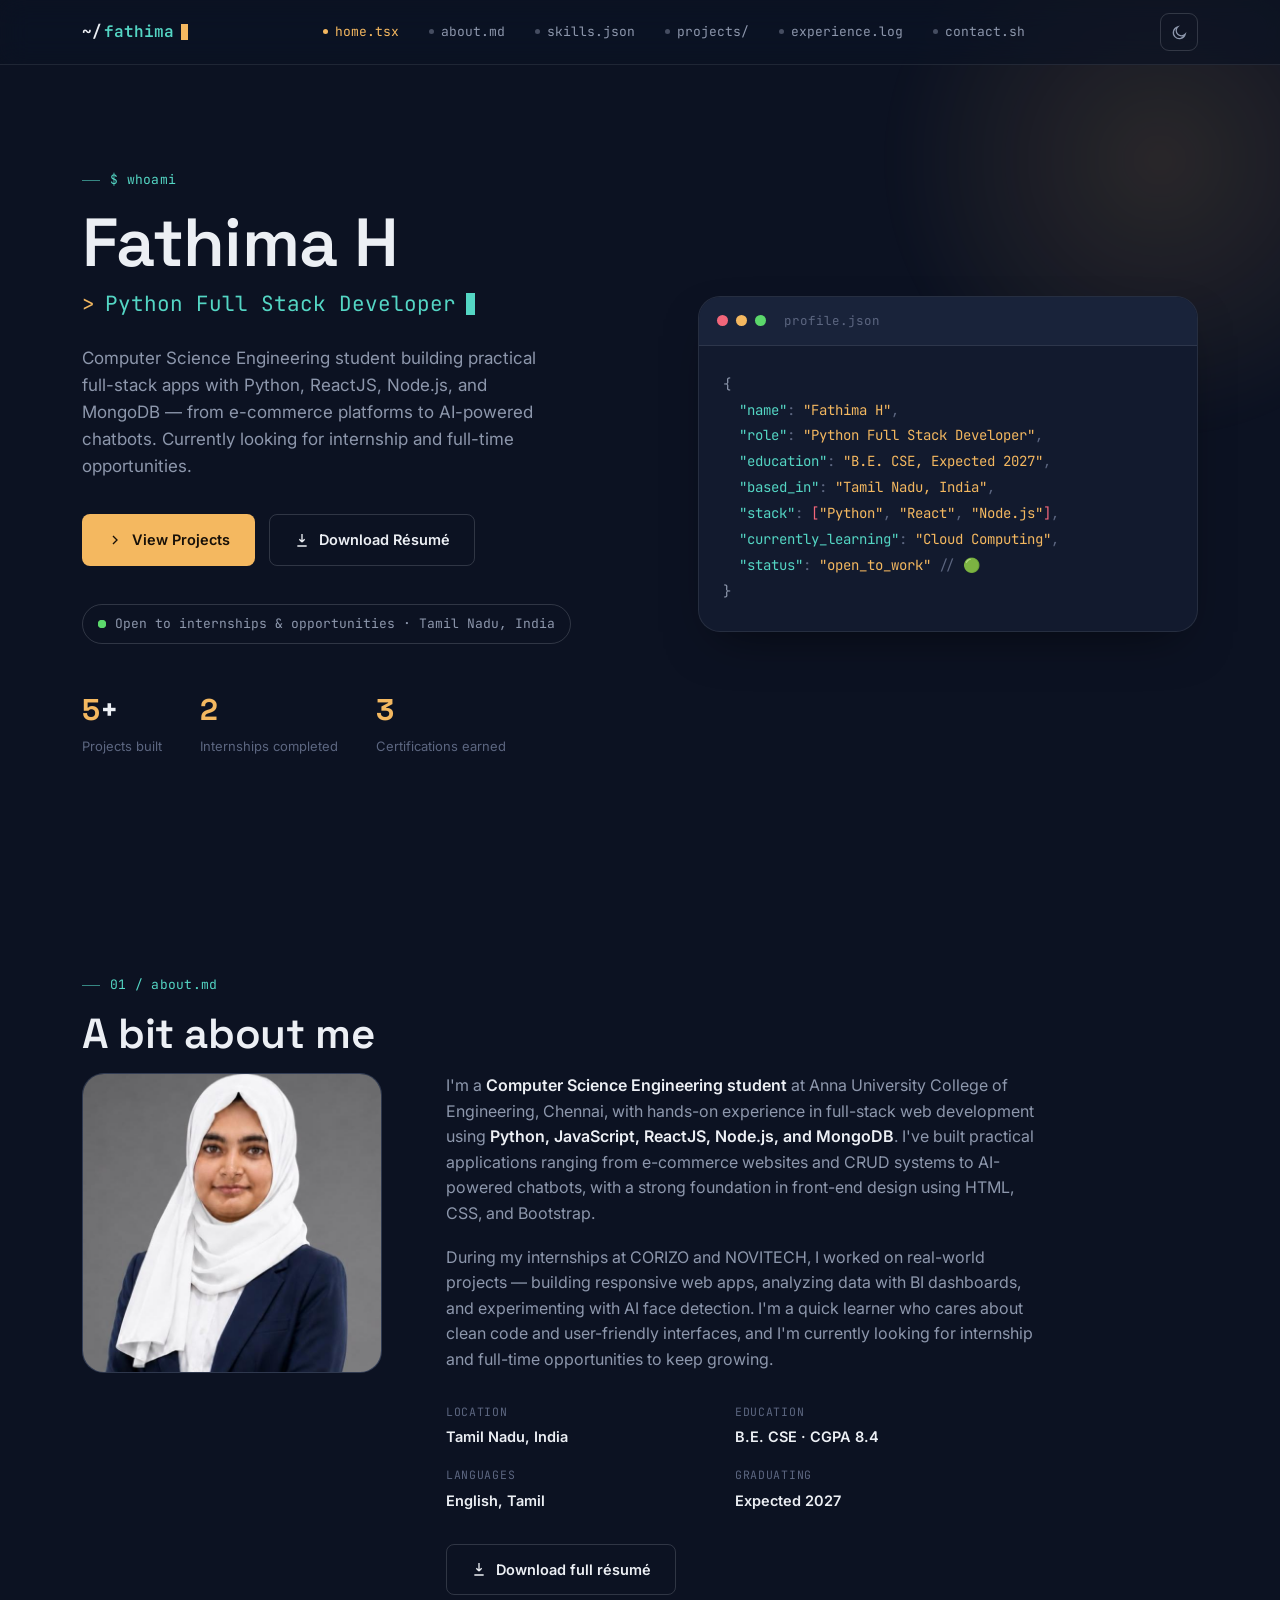
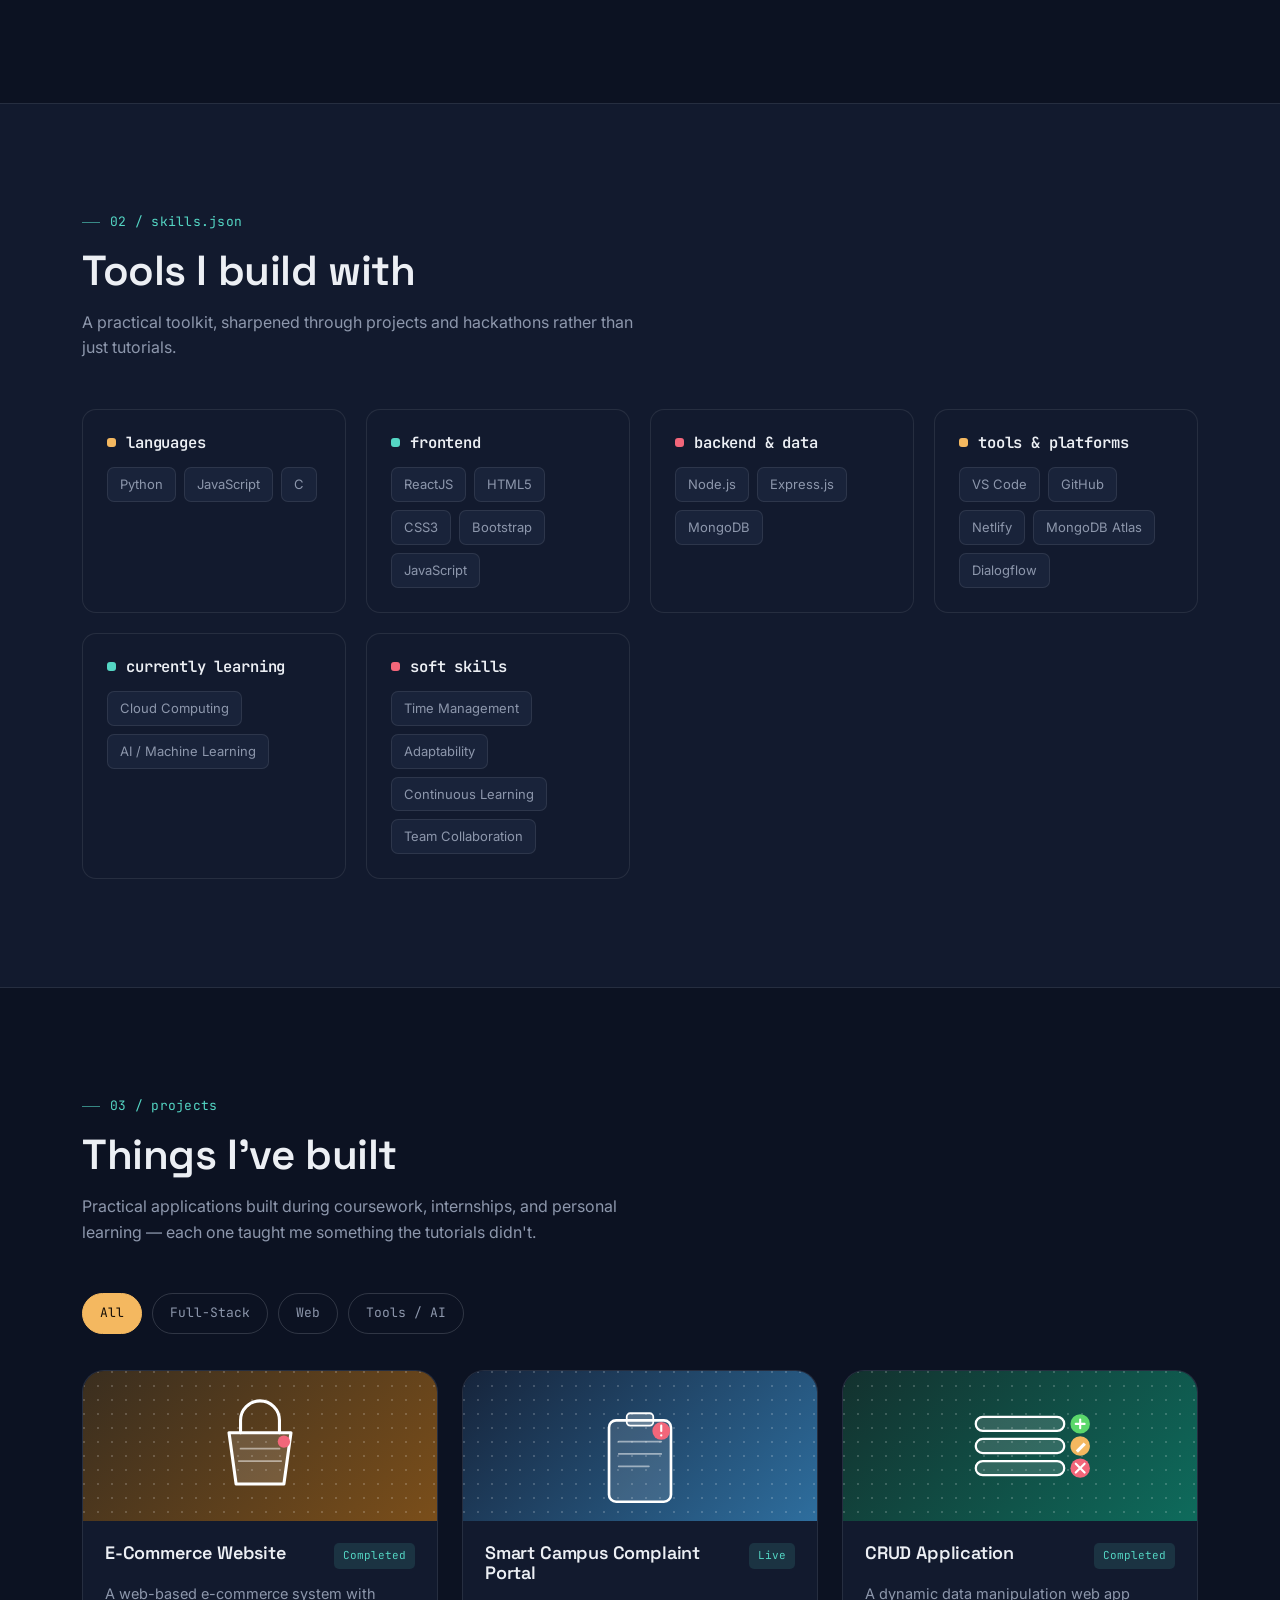
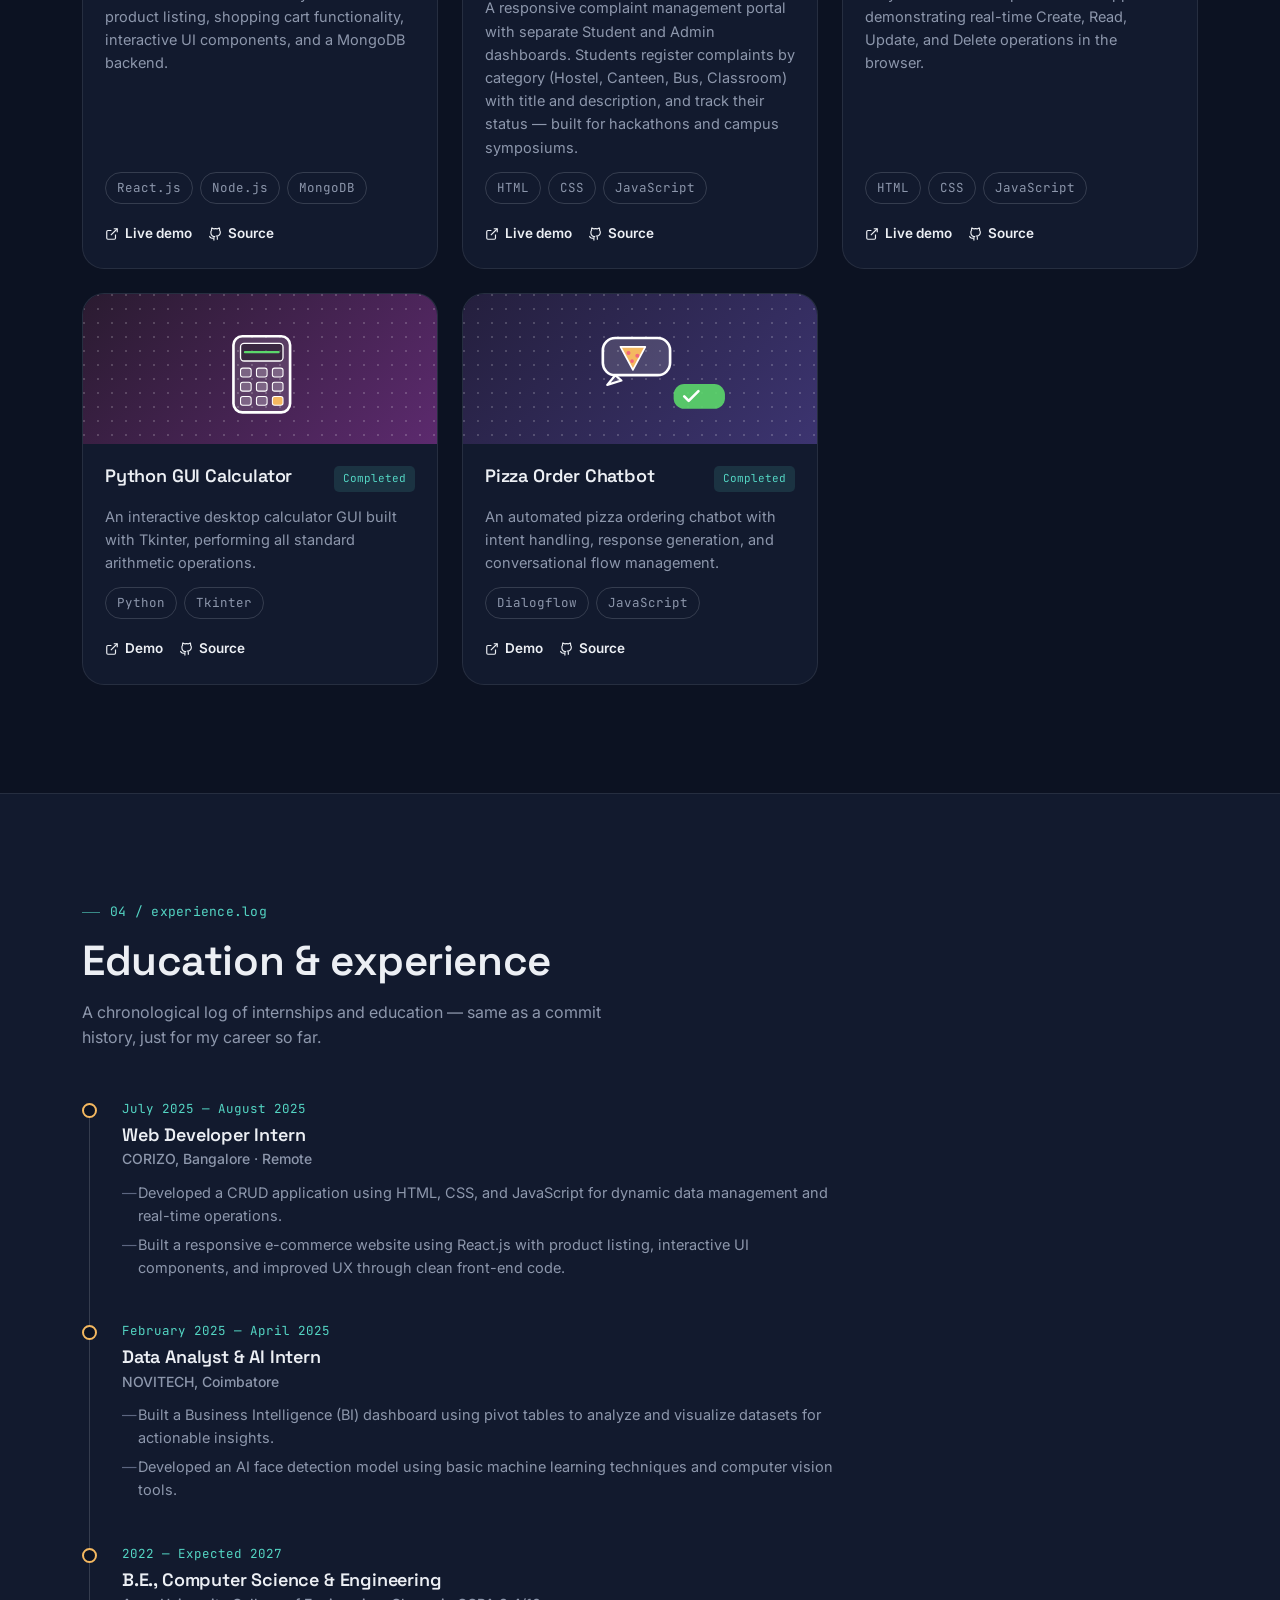
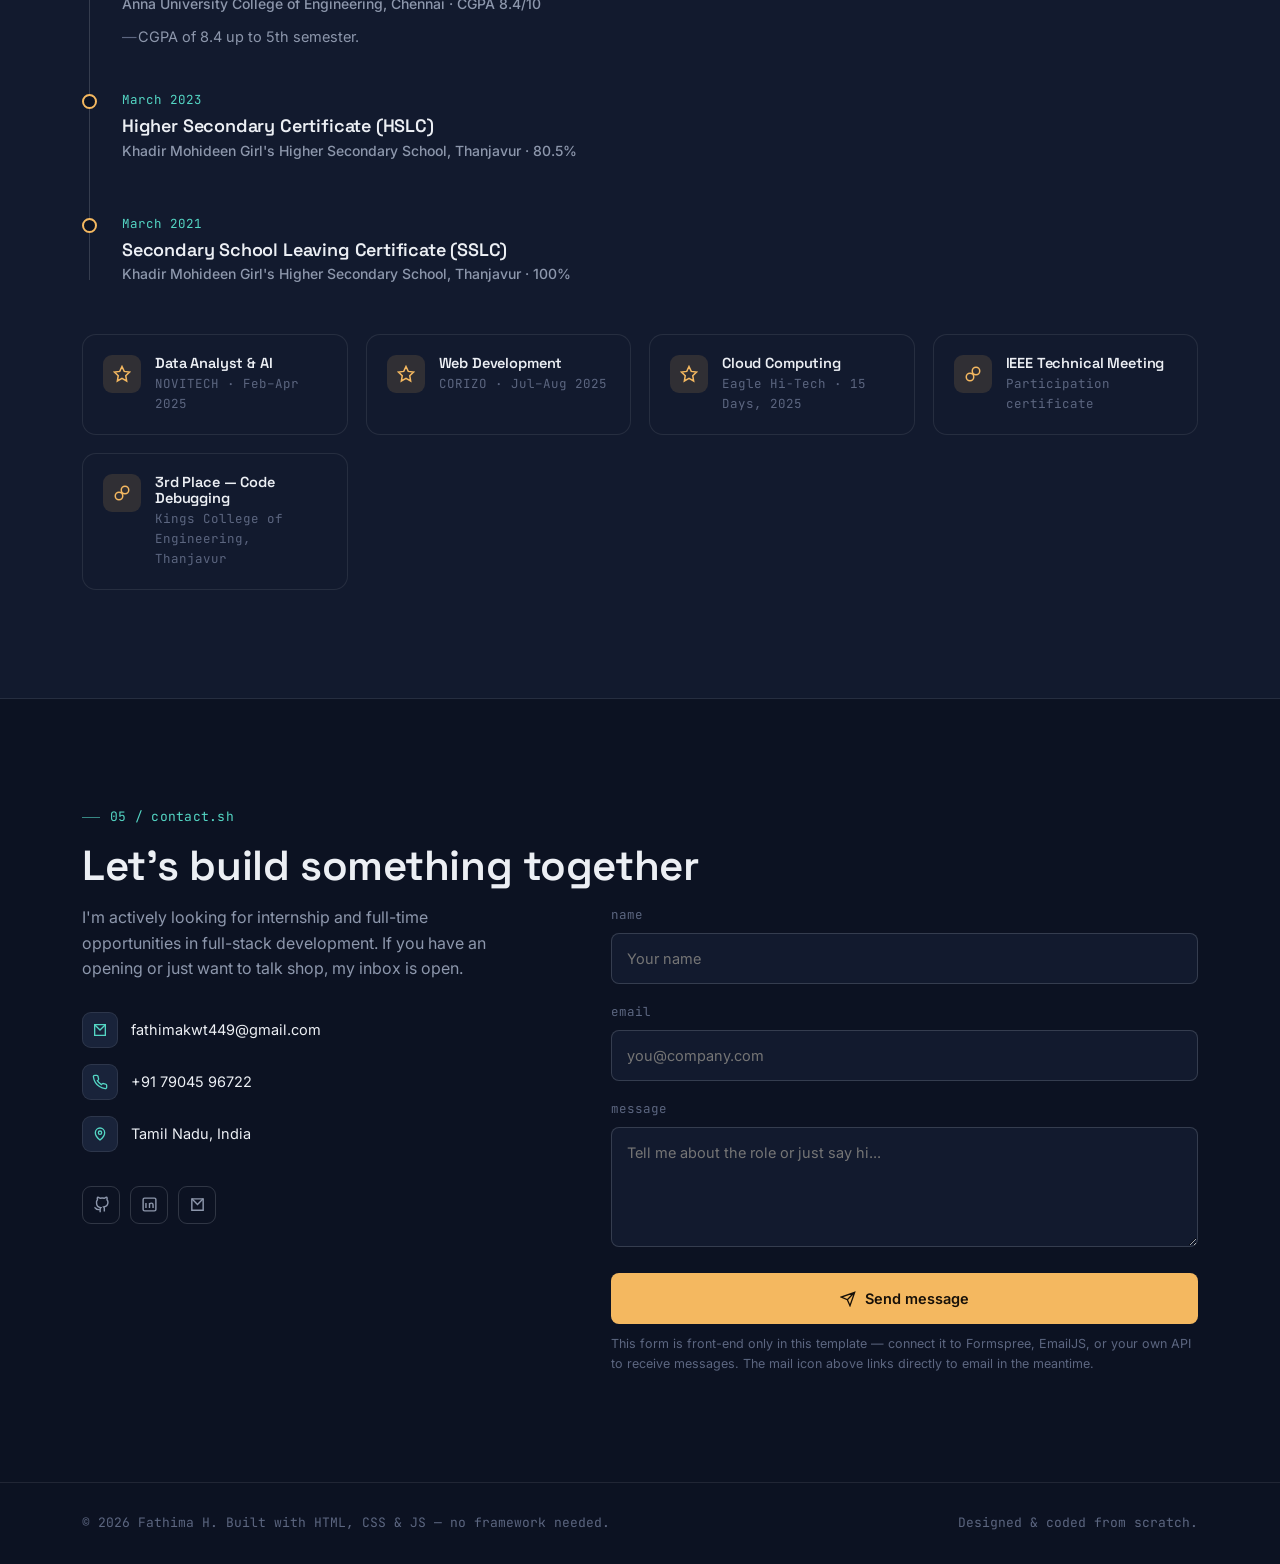
<file: index.html>
<!doctype html>
<html lang="en">
  <head>
    <meta charset="utf-8">
    <meta name="viewport" content="width=device-width, initial-scale=1">
    <title>Redirecting…</title>
    <meta http-equiv="refresh" content="0; url=./port.html">
  </head>
  <body>
    <p>Redirecting to <a href="./port.html">portfolio</a>. If you are not redirected automatically, click the link.</p>
    <script>location.replace('./port.html');</script>
  </body>
</html>
</file>
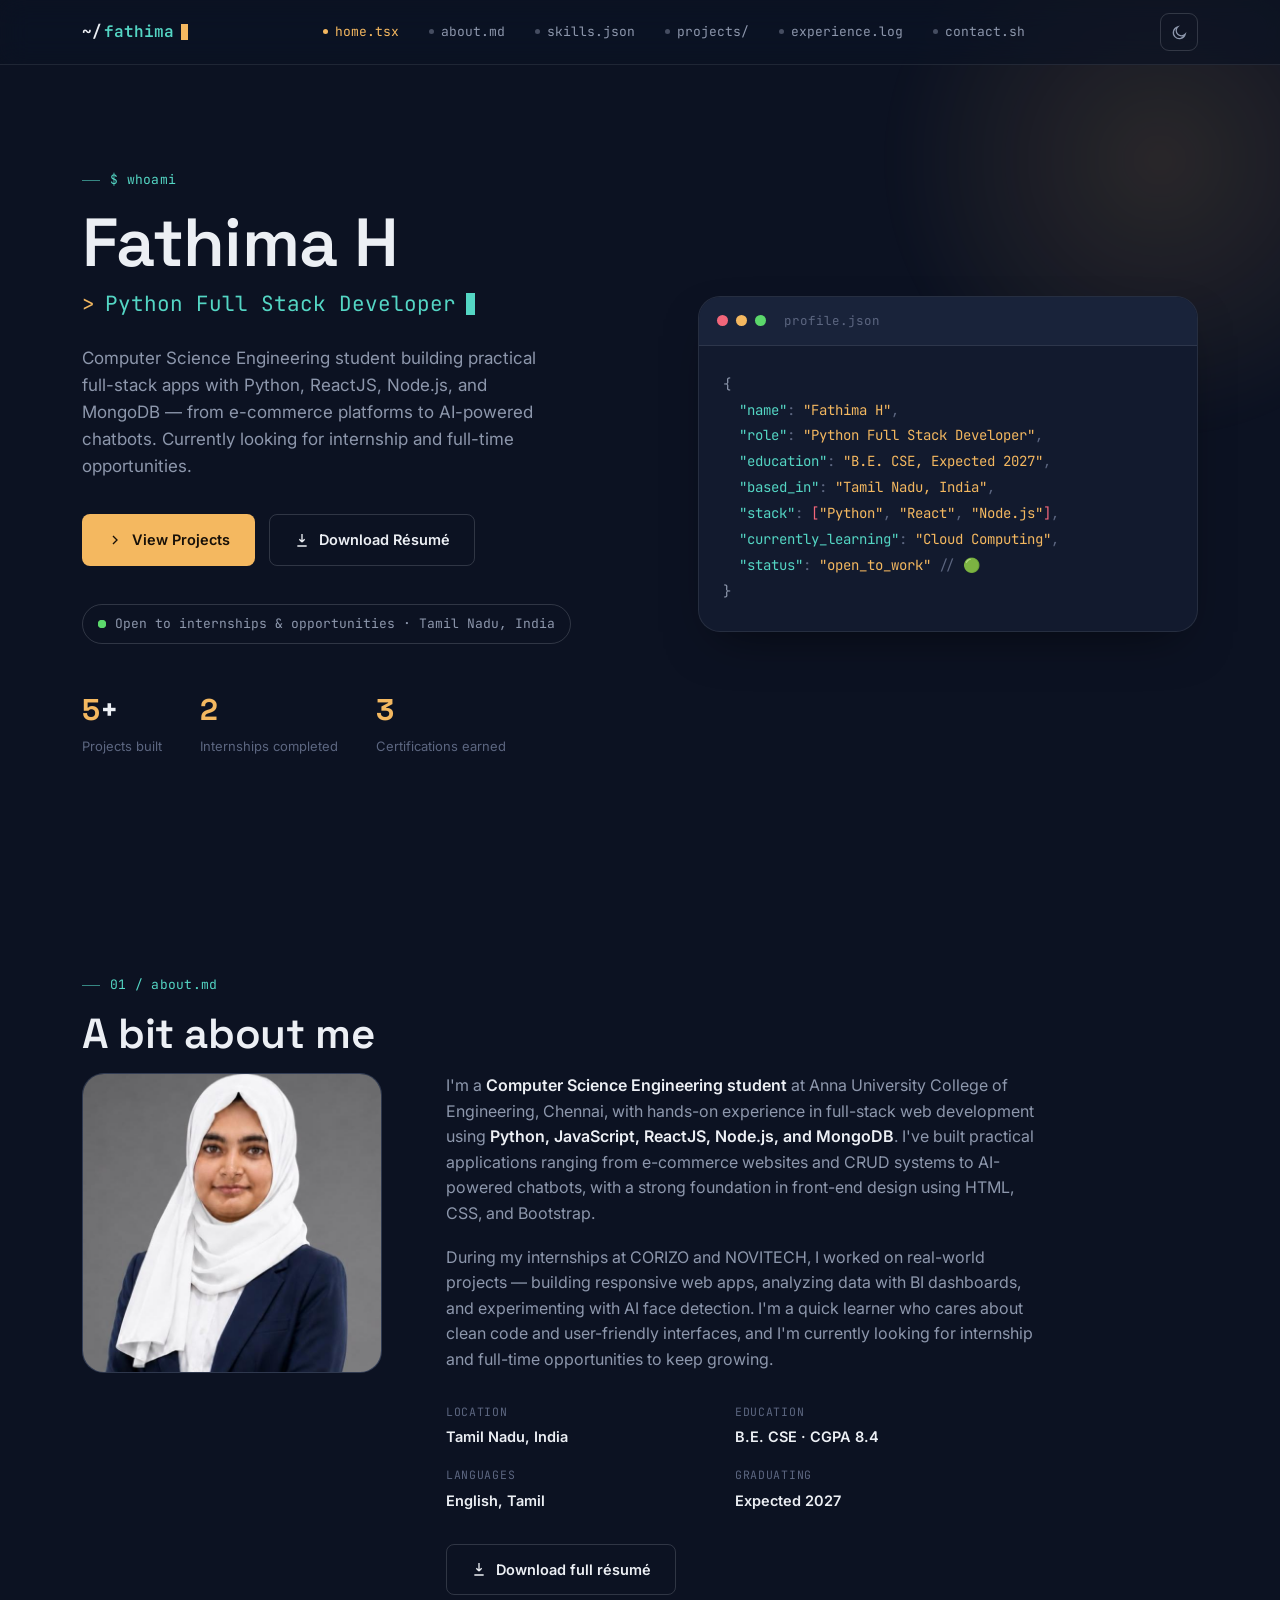
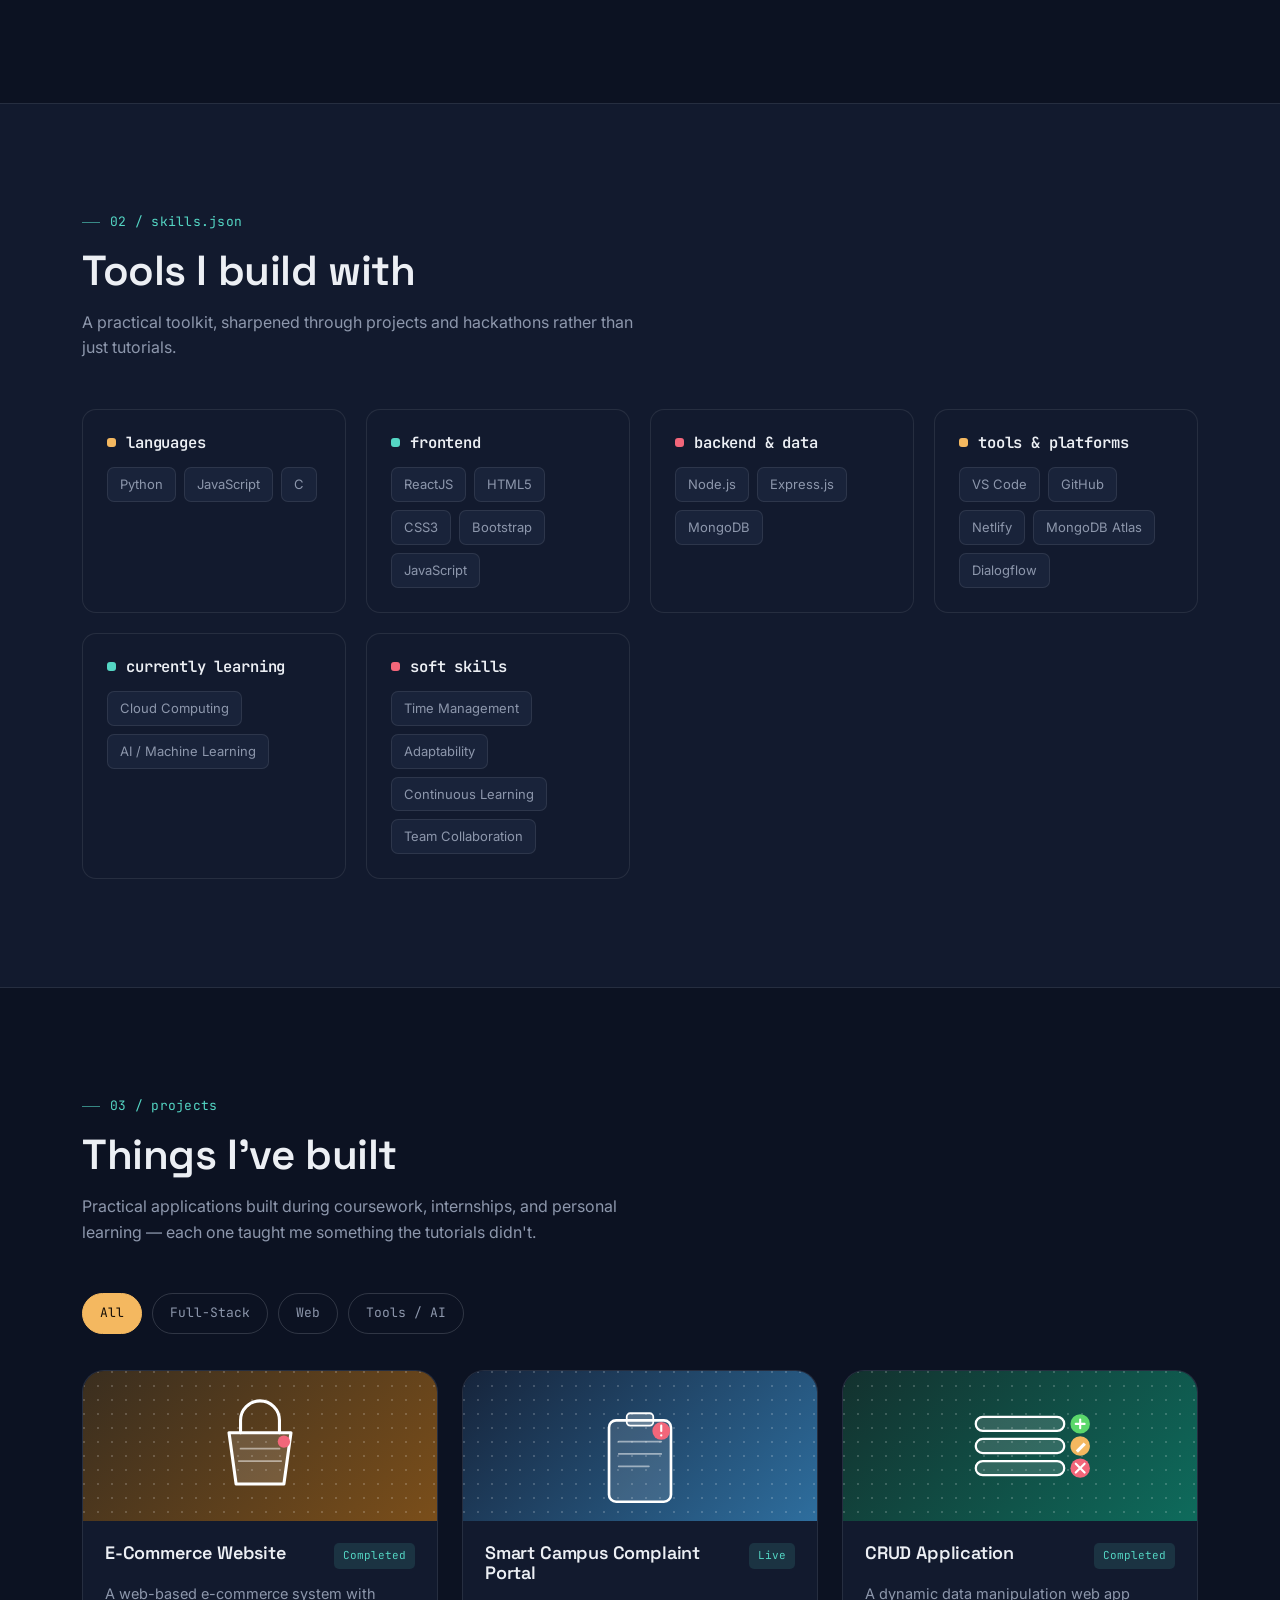
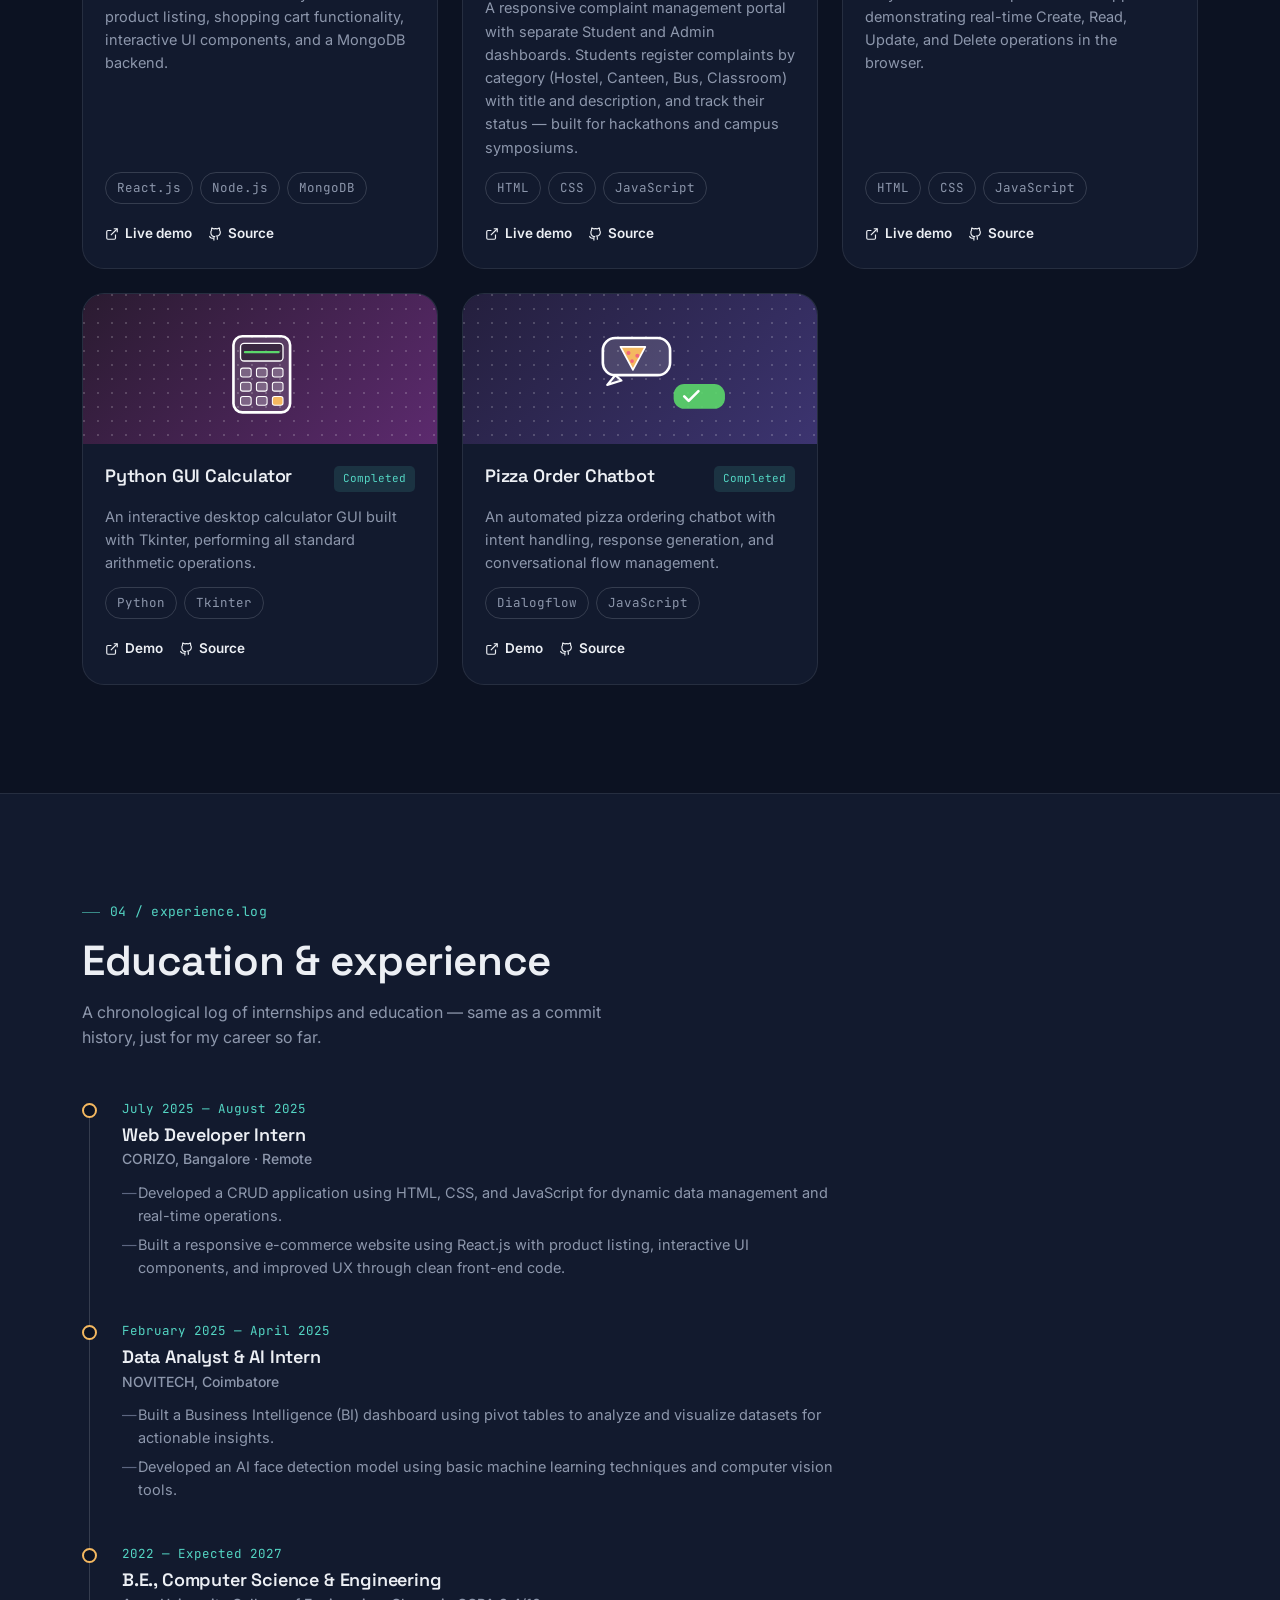
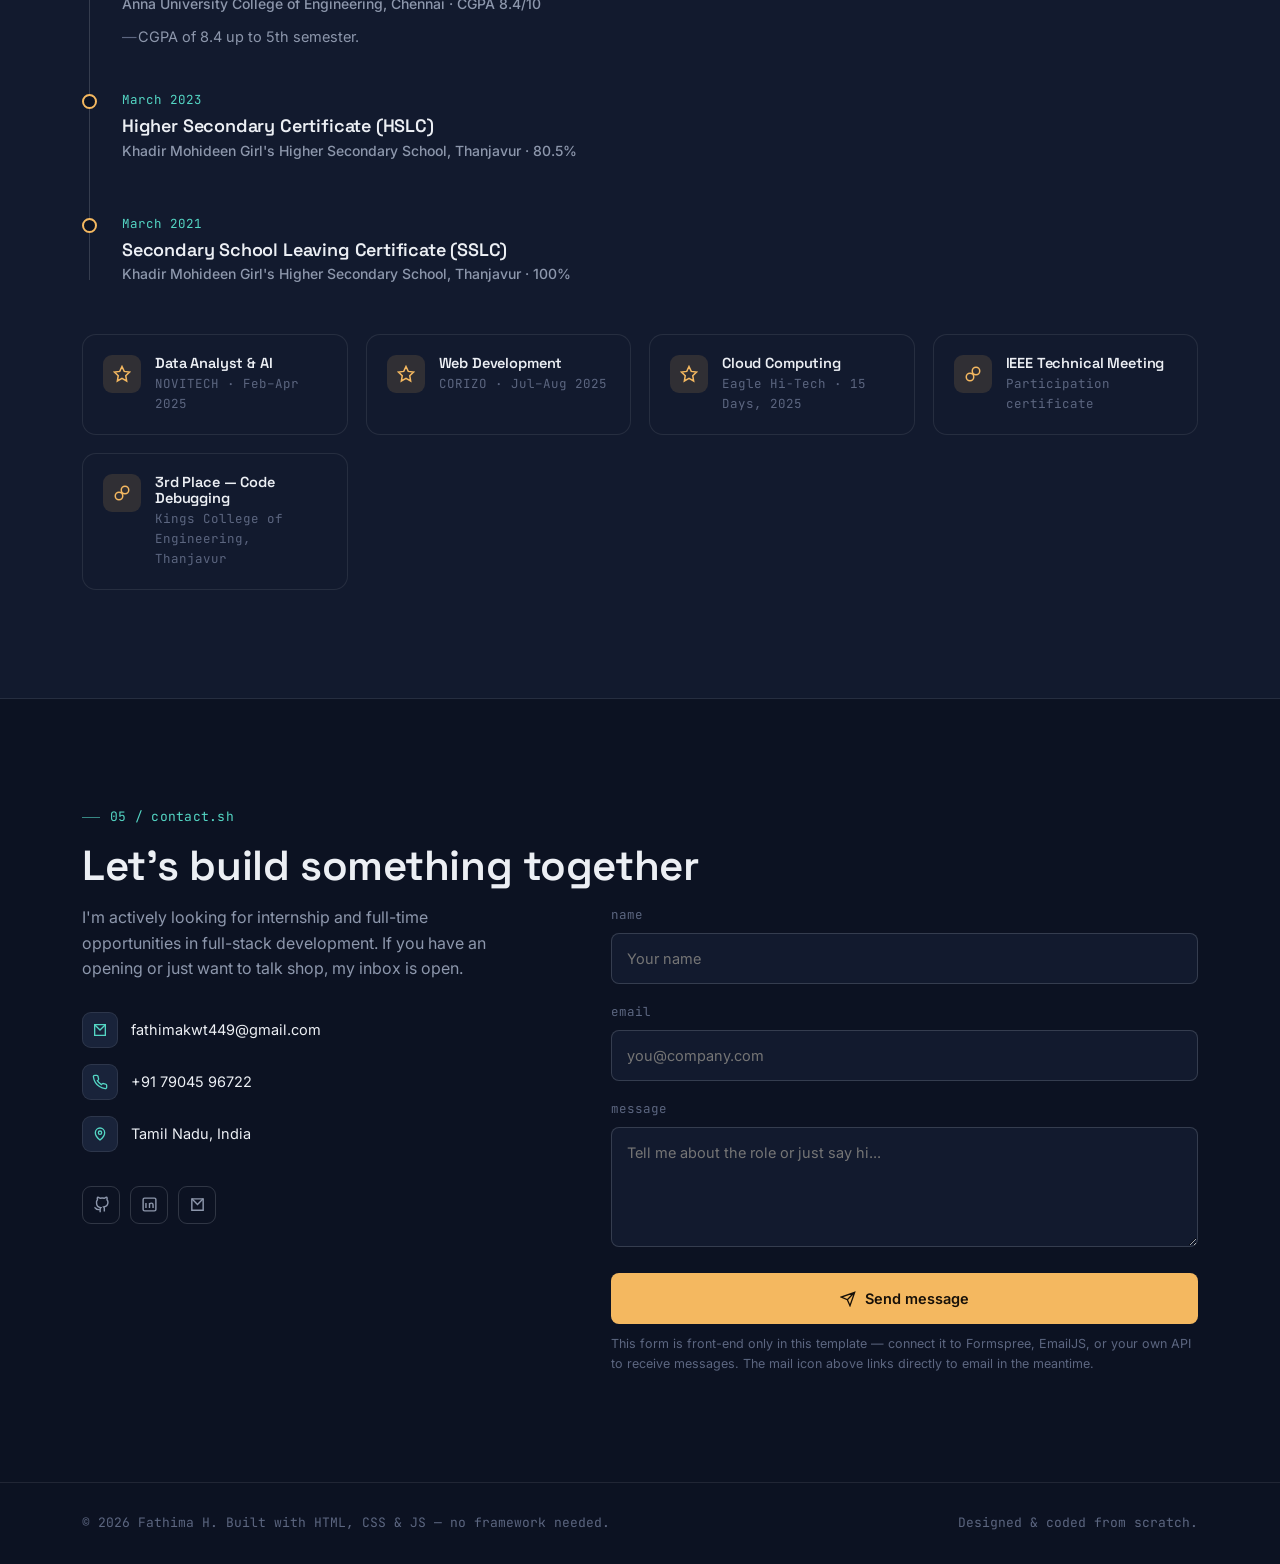
<file: port.html>
<!DOCTYPE html>
<html lang="en">
<head>
<meta charset="UTF-8">
<meta name="viewport" content="width=device-width, initial-scale=1.0">
<title>Fathima H — Python Full Stack Developer</title>
<meta name="description" content="Portfolio of Fathima H, a Python full stack developer building practical web apps with React, Node.js and MongoDB. Projects, skills, and contact.">
<meta name="theme-color" content="#0C1222">
<link rel="preconnect" href="https://fonts.googleapis.com">
<link rel="preconnect" href="https://fonts.gstatic.com" crossorigin>
<link href="https://fonts.googleapis.com/css2?family=Space+Grotesk:wght@500;600;700&family=Inter:wght@400;500;600;700;800&family=JetBrains+Mono:wght@400;500;600&display=swap" rel="stylesheet">
<link rel="stylesheet" href="style.css">
</head>
<body>

<!-- ============================= NAV ============================= -->
<nav class="nav">
  <div class="nav-inner">
    <a href="#home" class="logo">~/<span class="tagchar">fathima</span><span class="cursor"></span></a>
    <div class="nav-links" id="navLinks">
      <a href="#home" class="nav-link" data-link><span class="dot"></span>home.tsx</a>
      <a href="#about" class="nav-link" data-link><span class="dot"></span>about.md</a>
      <a href="#skills" class="nav-link" data-link><span class="dot"></span>skills.json</a>
      <a href="#projects" class="nav-link" data-link><span class="dot"></span>projects/</a>
      <a href="#experience" class="nav-link" data-link><span class="dot"></span>experience.log</a>
      <a href="#contact" class="nav-link" data-link><span class="dot"></span>contact.sh</a>
    </div>
    <div class="nav-actions">
      <button class="icon-btn" id="themeToggle" aria-label="Toggle theme">
        <svg id="themeIcon-moon" viewBox="0 0 24 24" fill="none" stroke="currentColor" stroke-width="1.8"><path d="M20 14.5A8.5 8.5 0 1 1 9.5 4a6.8 6.8 0 0 0 10.5 10.5Z"/></svg>
        <svg id="themeIcon-sun" viewBox="0 0 24 24" fill="none" stroke="currentColor" stroke-width="1.8"><circle cx="12" cy="12" r="4.2"/><path d="M12 2.5v2.4M12 19.1v2.4M4.6 4.6l1.7 1.7M17.7 17.7l1.7 1.7M2.5 12h2.4M19.1 12h2.4M4.6 19.4l1.7-1.7M17.7 6.3l1.7-1.7"/></svg>
      </button>
      <button class="icon-btn menu-toggle" id="menuToggle" aria-label="Open menu">
        <svg viewBox="0 0 24 24" fill="none" stroke="currentColor" stroke-width="1.8"><path d="M3 6h18M3 12h18M3 18h18"/></svg>
      </button>
    </div>
  </div>
  <div class="mobile-menu" id="mobileMenu">
    <a href="#home" class="nav-link" data-link data-mobile>home.tsx</a>
    <a href="#about" class="nav-link" data-link data-mobile>about.md</a>
    <a href="#skills" class="nav-link" data-link data-mobile>skills.json</a>
    <a href="#projects" class="nav-link" data-link data-mobile>projects/</a>
    <a href="#experience" class="nav-link" data-link data-mobile>experience.log</a>
    <a href="#contact" class="nav-link" data-link data-mobile>contact.sh</a>
  </div>
</nav>

<!-- ============================= HERO ============================= -->
<header id="home" class="hero">
  <div class="wrap hero-grid">
    <div>
      <div class="eyebrow">$ whoami</div>
      <h1 class="hero-name">Fathima H</h1>
      <div class="hero-role"><span class="prompt">&gt;</span> <span id="typedRole">Python Full Stack Developer</span><span class="typed-cursor"></span></div>
      <p class="hero-desc">Computer Science Engineering student building practical full-stack apps with Python, ReactJS, Node.js, and MongoDB — from e-commerce platforms to AI-powered chatbots. Currently looking for internship and full-time opportunities.</p>
      <div class="hero-cta">
        <a href="#projects" class="btn btn-primary">
          <svg viewBox="0 0 24 24" fill="none" stroke="currentColor" stroke-width="2"><path d="M9 18l6-6-6-6"/></svg>
          View Projects
        </a>
        <a href="Fathima_H_PYTHON_FULLSTACK_DEVELOPER_Resume.pdf" download class="btn btn-ghost">
          <svg viewBox="0 0 24 24" fill="none" stroke="currentColor" stroke-width="2"><path d="M12 3v12m0 0l-4-4m4 4l4-4M5 21h14"/></svg>
          Download Résumé
        </a>
      </div>
      <div class="status-badge"><span class="pulse"></span> Open to internships &amp; opportunities &middot; Tamil Nadu, India</div>
      <div class="hero-stats">
        <div class="stat"><div class="num"><span class="accent">5</span>+</div><div class="label">Projects built</div></div>
        <div class="stat"><div class="num"><span class="accent">2</span></div><div class="label">Internships completed</div></div>
        <div class="stat"><div class="num"><span class="accent">3</span></div><div class="label">Certifications earned</div></div>
      </div>
    </div>

    <div class="code-card reveal">
      <div class="code-card-bar">
        <span class="dot"></span><span class="dot"></span><span class="dot"></span>
        <span class="filename">profile.json</span>
      </div>
      <div class="code-card-body">
<span class="brace">{</span><br>
&nbsp;&nbsp;<span class="key">"name"</span><span class="punc">:</span> <span class="str">"Fathima H"</span><span class="punc">,</span><br>
&nbsp;&nbsp;<span class="key">"role"</span><span class="punc">:</span> <span class="str">"Python Full Stack Developer"</span><span class="punc">,</span><br>
&nbsp;&nbsp;<span class="key">"education"</span><span class="punc">:</span> <span class="str">"B.E. CSE, Expected 2027"</span><span class="punc">,</span><br>
&nbsp;&nbsp;<span class="key">"based_in"</span><span class="punc">:</span> <span class="str">"Tamil Nadu, India"</span><span class="punc">,</span><br>
&nbsp;&nbsp;<span class="key">"stack"</span><span class="punc">:</span> <span class="arr">[</span><span class="str">"Python"</span><span class="punc">,</span> <span class="str">"React"</span><span class="punc">,</span> <span class="str">"Node.js"</span><span class="arr">]</span><span class="punc">,</span><br>
&nbsp;&nbsp;<span class="key">"currently_learning"</span><span class="punc">:</span> <span class="str">"Cloud Computing"</span><span class="punc">,</span><br>
&nbsp;&nbsp;<span class="key">"status"</span><span class="punc">:</span> <span class="str">"open_to_work"</span> <span class="punc">// 🟢</span><br>
<span class="brace">}</span>
      </div>
    </div>
  </div>
</header>

<!-- ============================= ABOUT ============================= -->
<section id="about">
  <div class="wrap">
    <div class="eyebrow">01 / about.md</div>
    <h2 class="section-title reveal">A bit about me</h2>
    <div class="about-grid">
      <div class="avatar reveal"><img src="[data-uri]" alt="Fathima H, Python Full Stack Developer"></div>
      <div class="about-text reveal">
        <p>I'm a <strong>Computer Science Engineering student</strong> at Anna University College of Engineering, Chennai, with hands-on experience in full-stack web development using <strong>Python, JavaScript, ReactJS, Node.js, and MongoDB</strong>. I've built practical applications ranging from e-commerce websites and CRUD systems to AI-powered chatbots, with a strong foundation in front-end design using HTML, CSS, and Bootstrap.</p>
        <p>During my internships at CORIZO and NOVITECH, I worked on real-world projects — building responsive web apps, analyzing data with BI dashboards, and experimenting with AI face detection. I'm a quick learner who cares about clean code and user-friendly interfaces, and I'm currently looking for internship and full-time opportunities to keep growing.</p>
        <div class="facts">
          <div><div class="fact-label">Location</div><div class="fact-value">Tamil Nadu, India</div></div>
          <div><div class="fact-label">Education</div><div class="fact-value">B.E. CSE &middot; CGPA 8.4</div></div>
          <div><div class="fact-label">Languages</div><div class="fact-value">English, Tamil</div></div>
          <div><div class="fact-label">Graduating</div><div class="fact-value">Expected 2027</div></div>
        </div>
        <a href="Fathima_H_PYTHON_FULLSTACK_DEVELOPER_Resume.pdf" download class="btn btn-ghost">
          <svg viewBox="0 0 24 24" fill="none" stroke="currentColor" stroke-width="2"><path d="M12 3v12m0 0l-4-4m4 4l4-4M5 21h14"/></svg>
          Download full résumé
        </a>
      </div>
    </div>
  </div>
</section>

<!-- ============================= SKILLS ============================= -->
<section id="skills" style="background:var(--surface); border-top:1px solid var(--border); border-bottom:1px solid var(--border);">
  <div class="wrap">
    <div class="eyebrow">02 / skills.json</div>
    <h2 class="section-title reveal">Tools I build with</h2>
    <p class="section-sub reveal">A practical toolkit, sharpened through projects and hackathons rather than just tutorials.</p>
    <div class="skills-grid">
      <div class="skill-card reveal">
        <div class="skill-card-head"><span class="skill-card-dot" style="background:var(--gold);"></span><h3>languages</h3></div>
        <div class="chip-row">
          <span class="chip">Python</span><span class="chip">JavaScript</span><span class="chip">C</span>
        </div>
      </div>
      <div class="skill-card reveal">
        <div class="skill-card-head"><span class="skill-card-dot" style="background:var(--teal);"></span><h3>frontend</h3></div>
        <div class="chip-row">
          <span class="chip">ReactJS</span><span class="chip">HTML5</span><span class="chip">CSS3</span><span class="chip">Bootstrap</span><span class="chip">JavaScript</span>
        </div>
      </div>
      <div class="skill-card reveal">
        <div class="skill-card-head"><span class="skill-card-dot" style="background:var(--rose);"></span><h3>backend &amp; data</h3></div>
        <div class="chip-row">
          <span class="chip">Node.js</span><span class="chip">Express.js</span><span class="chip">MongoDB</span>
        </div>
      </div>
      <div class="skill-card reveal">
        <div class="skill-card-head"><span class="skill-card-dot" style="background:var(--gold);"></span><h3>tools &amp; platforms</h3></div>
        <div class="chip-row">
          <span class="chip">VS Code</span><span class="chip">GitHub</span><span class="chip">Netlify</span><span class="chip">MongoDB Atlas</span><span class="chip">Dialogflow</span>
        </div>
      </div>
      <div class="skill-card reveal">
        <div class="skill-card-head"><span class="skill-card-dot" style="background:var(--teal);"></span><h3>currently learning</h3></div>
        <div class="chip-row">
          <span class="chip">Cloud Computing</span><span class="chip">AI / Machine Learning</span>
        </div>
      </div>
      <div class="skill-card reveal">
        <div class="skill-card-head"><span class="skill-card-dot" style="background:var(--rose);"></span><h3>soft skills</h3></div>
        <div class="chip-row">
          <span class="chip">Time Management</span><span class="chip">Adaptability</span><span class="chip">Continuous Learning</span><span class="chip">Team Collaboration</span>
        </div>
      </div>
    </div>
  </div>
</section>

<!-- ============================= PROJECTS ============================= -->
<section id="projects">
  <div class="wrap">
    <div class="eyebrow">03 / projects</div>
    <h2 class="section-title reveal">Things I've built</h2>
    <p class="section-sub reveal">Practical applications built during coursework, internships, and personal learning — each one taught me something the tutorials didn't.</p>

    <div class="filter-row reveal">
      <button class="filter-btn active" data-filter="all">All</button>
      <button class="filter-btn" data-filter="fullstack">Full-Stack</button>
      <button class="filter-btn" data-filter="web">Web</button>
      <button class="filter-btn" data-filter="tools">Tools / AI</button>
    </div>

    <div class="projects-grid" id="projectsGrid">

      <div class="project-card reveal" data-category="fullstack">
        <div class="project-thumb thumb-1"><svg viewBox="0 0 400 150" style="width:100%;height:100%;position:relative;z-index:1;" xmlns="http://www.w3.org/2000/svg">
          <path d="M165 60 L235 60 L227 118 L173 118 Z" fill="rgba(255,255,255,0.14)" stroke="white" stroke-width="3.5" stroke-linejoin="round" stroke-linecap="round"/>
          <path d="M178 60 V46 a22 22 0 0 1 44 0 V60" fill="none" stroke="white" stroke-width="3.5" stroke-linecap="round"/>
          <line x1="178" y1="78" x2="222" y2="78" stroke="rgba(255,255,255,0.5)" stroke-width="2" stroke-linecap="round"/>
          <line x1="176" y1="92" x2="224" y2="92" stroke="rgba(255,255,255,0.5)" stroke-width="2" stroke-linecap="round"/>
          <circle cx="227" cy="70" r="7" fill="#F2667A"/>
        </svg></div>
        <div class="project-body">
          <div class="project-top"><h3>E-Commerce Website</h3><span class="status-chip status-live">Completed</span></div>
          <p>A web-based e-commerce system with product listing, shopping cart functionality, interactive UI components, and a MongoDB backend.</p>
          <div class="project-tags"><span class="tag">React.js</span><span class="tag">Node.js</span><span class="tag">MongoDB</span></div>
          <div class="project-links">
            <a href="https://fathima-ceo.github.io/E-COMMERCE-CART-SYSTEM-VX-MART/" target="_blank" rel="noopener"><svg viewBox="0 0 24 24" fill="none" stroke="currentColor" stroke-width="2"><path d="M18 13v6a2 2 0 0 1-2 2H5a2 2 0 0 1-2-2V8a2 2 0 0 1 2-2h6"/><path d="M15 3h6v6"/><path d="M10 14L21 3"/></svg>Live demo</a>
            <a href="https://github.com/fathima-ceo/E-COMMERCE-CART-SYSTEM-VX-MART" target="_blank" rel="noopener"><svg viewBox="0 0 24 24" fill="none" stroke="currentColor" stroke-width="2"><path d="M9 19c-5 1.5-5-2.5-7-3m14 6v-3.9a3.4 3.4 0 0 0-.9-2.6c3-.3 6-1.5 6-6.6a5 5 0 0 0-1.4-3.5 4.7 4.7 0 0 0-.1-3.5s-1.1-.3-3.5 1.3a12 12 0 0 0-6.2 0c-2.4-1.6-3.5-1.3-3.5-1.3a4.7 4.7 0 0 0-.1 3.5A5 5 0 0 0 5 9.9c0 5.1 3 6.3 6 6.6a3.4 3.4 0 0 0-.9 2.6V23"/></svg>Source</a>
          </div>
        </div>
      </div>

      <div class="project-card reveal" data-category="web">
        <div class="project-thumb" style="background:linear-gradient(135deg,#16243B,#2E6E9E);"><svg viewBox="0 0 400 150" style="width:100%;height:100%;position:relative;z-index:1;" xmlns="http://www.w3.org/2000/svg">
          <rect x="165" y="46" width="70" height="92" rx="8" fill="rgba(255,255,255,0.12)" stroke="white" stroke-width="3"/>
          <rect x="185" y="38" width="30" height="14" rx="4" fill="rgba(255,255,255,0.22)" stroke="white" stroke-width="2"/>
          <line x1="176" y1="70" x2="224" y2="70" stroke="rgba(255,255,255,0.5)" stroke-width="2" stroke-linecap="round"/>
          <line x1="176" y1="84" x2="224" y2="84" stroke="rgba(255,255,255,0.5)" stroke-width="2" stroke-linecap="round"/>
          <line x1="176" y1="98" x2="210" y2="98" stroke="rgba(255,255,255,0.5)" stroke-width="2" stroke-linecap="round"/>
          <circle cx="224" cy="58" r="10" fill="#F2667A"/>
          <line x1="224" y1="52" x2="224" y2="58" stroke="white" stroke-width="2.4" stroke-linecap="round"/>
          <circle cx="224" cy="63" r="1.3" fill="white"/>
        </svg></div>
        <div class="project-body">
          <div class="project-top"><h3>Smart Campus Complaint Portal</h3><span class="status-chip status-live">Live</span></div>
          <p>A responsive complaint management portal with separate Student and Admin dashboards. Students register complaints by category (Hostel, Canteen, Bus, Classroom) with title and description, and track their status — built for hackathons and campus symposiums.</p>
          <div class="project-tags"><span class="tag">HTML</span><span class="tag">CSS</span><span class="tag">JavaScript</span></div>
          <div class="project-links">
            <a href="https://fathima-ceo.github.io/student-complaint-on-campus/" target="_blank" rel="noopener"><svg viewBox="0 0 24 24" fill="none" stroke="currentColor" stroke-width="2"><path d="M18 13v6a2 2 0 0 1-2 2H5a2 2 0 0 1-2-2V8a2 2 0 0 1 2-2h6"/><path d="M15 3h6v6"/><path d="M10 14L21 3"/></svg>Live demo</a>
            <a href="https://github.com/fathima-ceo/student-complaint-on-campus" target="_blank" rel="noopener"><svg viewBox="0 0 24 24" fill="none" stroke="currentColor" stroke-width="2"><path d="M9 19c-5 1.5-5-2.5-7-3m14 6v-3.9a3.4 3.4 0 0 0-.9-2.6c3-.3 6-1.5 6-6.6a5 5 0 0 0-1.4-3.5 4.7 4.7 0 0 0-.1-3.5s-1.1-.3-3.5 1.3a12 12 0 0 0-6.2 0c-2.4-1.6-3.5-1.3-3.5-1.3a4.7 4.7 0 0 0-.1 3.5A5 5 0 0 0 5 9.9c0 5.1 3 6.3 6 6.6a3.4 3.4 0 0 0-.9 2.6V23"/></svg>Source</a>
          </div>
        </div>
      </div>

      <div class="project-card reveal" data-category="web">
        <div class="project-thumb thumb-2"><svg viewBox="0 0 400 150" style="width:100%;height:100%;position:relative;z-index:1;" xmlns="http://www.w3.org/2000/svg">
          <rect x="150" y="42" width="100" height="16" rx="8" fill="rgba(255,255,255,0.14)" stroke="white" stroke-width="2.5"/>
          <rect x="150" y="67" width="100" height="16" rx="8" fill="rgba(255,255,255,0.14)" stroke="white" stroke-width="2.5"/>
          <rect x="150" y="92" width="100" height="16" rx="8" fill="rgba(255,255,255,0.14)" stroke="white" stroke-width="2.5"/>
          <circle cx="268" cy="50" r="11" fill="#5BD86B"/>
          <line x1="263" y1="50" x2="273" y2="50" stroke="white" stroke-width="2.4" stroke-linecap="round"/>
          <line x1="268" y1="45" x2="268" y2="55" stroke="white" stroke-width="2.4" stroke-linecap="round"/>
          <circle cx="268" cy="75" r="11" fill="#F4B860"/>
          <path d="M263 80 l9 -9 l2.5 2.5 l-9 9 z" fill="white"/>
          <circle cx="268" cy="100" r="11" fill="#F2667A"/>
          <line x1="263" y1="95" x2="273" y2="105" stroke="white" stroke-width="2.4" stroke-linecap="round"/>
          <line x1="273" y1="95" x2="263" y2="105" stroke="white" stroke-width="2.4" stroke-linecap="round"/>
        </svg></div>
        <div class="project-body">
          <div class="project-top"><h3>CRUD Application</h3><span class="status-chip status-live">Completed</span></div>
          <p>A dynamic data manipulation web app demonstrating real-time Create, Read, Update, and Delete operations in the browser.</p>
          <div class="project-tags"><span class="tag">HTML</span><span class="tag">CSS</span><span class="tag">JavaScript</span></div>
          <div class="project-links">
            <a href="#"><svg viewBox="0 0 24 24" fill="none" stroke="currentColor" stroke-width="2"><path d="M18 13v6a2 2 0 0 1-2 2H5a2 2 0 0 1-2-2V8a2 2 0 0 1 2-2h6"/><path d="M15 3h6v6"/><path d="M10 14L21 3"/></svg>Live demo</a>
            <a href="#"><svg viewBox="0 0 24 24" fill="none" stroke="currentColor" stroke-width="2"><path d="M9 19c-5 1.5-5-2.5-7-3m14 6v-3.9a3.4 3.4 0 0 0-.9-2.6c3-.3 6-1.5 6-6.6a5 5 0 0 0-1.4-3.5 4.7 4.7 0 0 0-.1-3.5s-1.1-.3-3.5 1.3a12 12 0 0 0-6.2 0c-2.4-1.6-3.5-1.3-3.5-1.3a4.7 4.7 0 0 0-.1 3.5A5 5 0 0 0 5 9.9c0 5.1 3 6.3 6 6.6a3.4 3.4 0 0 0-.9 2.6V23"/></svg>Source</a>
          </div>
        </div>
      </div>

      <div class="project-card reveal" data-category="tools">
        <div class="project-thumb thumb-3"><svg viewBox="0 0 400 150" style="width:100%;height:100%;position:relative;z-index:1;" xmlns="http://www.w3.org/2000/svg">
          <rect x="170" y="38" width="64" height="86" rx="10" fill="rgba(255,255,255,0.12)" stroke="white" stroke-width="3"/>
          <rect x="178" y="46" width="48" height="20" rx="4" fill="rgba(0,0,0,0.35)" stroke="white" stroke-width="1.5"/>
          <line x1="183" y1="56" x2="221" y2="56" stroke="#5BD86B" stroke-width="2.5" stroke-linecap="round"/>
          <rect x="178" y="74" width="12" height="10" rx="2.5" fill="rgba(255,255,255,0.2)" stroke="white" stroke-width="1.2"/>
          <rect x="196" y="74" width="12" height="10" rx="2.5" fill="rgba(255,255,255,0.2)" stroke="white" stroke-width="1.2"/>
          <rect x="214" y="74" width="12" height="10" rx="2.5" fill="rgba(255,255,255,0.2)" stroke="white" stroke-width="1.2"/>
          <rect x="178" y="90" width="12" height="10" rx="2.5" fill="rgba(255,255,255,0.2)" stroke="white" stroke-width="1.2"/>
          <rect x="196" y="90" width="12" height="10" rx="2.5" fill="rgba(255,255,255,0.2)" stroke="white" stroke-width="1.2"/>
          <rect x="214" y="90" width="12" height="10" rx="2.5" fill="rgba(255,255,255,0.2)" stroke="white" stroke-width="1.2"/>
          <rect x="178" y="106" width="12" height="10" rx="2.5" fill="rgba(255,255,255,0.2)" stroke="white" stroke-width="1.2"/>
          <rect x="196" y="106" width="12" height="10" rx="2.5" fill="rgba(255,255,255,0.2)" stroke="white" stroke-width="1.2"/>
          <rect x="214" y="106" width="12" height="10" rx="2.5" fill="#F4B860" stroke="white" stroke-width="1.2"/>
        </svg></div>
        <div class="project-body">
          <div class="project-top"><h3>Python GUI Calculator</h3><span class="status-chip status-live">Completed</span></div>
          <p>An interactive desktop calculator GUI built with Tkinter, performing all standard arithmetic operations.</p>
          <div class="project-tags"><span class="tag">Python</span><span class="tag">Tkinter</span></div>
          <div class="project-links">
            <a href="#"><svg viewBox="0 0 24 24" fill="none" stroke="currentColor" stroke-width="2"><path d="M18 13v6a2 2 0 0 1-2 2H5a2 2 0 0 1-2-2V8a2 2 0 0 1 2-2h6"/><path d="M15 3h6v6"/><path d="M10 14L21 3"/></svg>Demo</a>
            <a href="#"><svg viewBox="0 0 24 24" fill="none" stroke="currentColor" stroke-width="2"><path d="M9 19c-5 1.5-5-2.5-7-3m14 6v-3.9a3.4 3.4 0 0 0-.9-2.6c3-.3 6-1.5 6-6.6a5 5 0 0 0-1.4-3.5 4.7 4.7 0 0 0-.1-3.5s-1.1-.3-3.5 1.3a12 12 0 0 0-6.2 0c-2.4-1.6-3.5-1.3-3.5-1.3a4.7 4.7 0 0 0-.1 3.5A5 5 0 0 0 5 9.9c0 5.1 3 6.3 6 6.6a3.4 3.4 0 0 0-.9 2.6V23"/></svg>Source</a>
          </div>
        </div>
      </div>

      <div class="project-card reveal" data-category="tools">
        <div class="project-thumb thumb-4"><svg viewBox="0 0 400 150" style="width:100%;height:100%;position:relative;z-index:1;" xmlns="http://www.w3.org/2000/svg">
          <rect x="158" y="40" width="76" height="42" rx="14" fill="rgba(255,255,255,0.14)" stroke="white" stroke-width="3"/>
          <path d="M172 82 l-9 11 l16 -5 Z" fill="rgba(255,255,255,0.14)" stroke="white" stroke-width="2.5" stroke-linejoin="round"/>
          <path d="M178 50 L206 50 L192 76 Z" fill="#F4B860" stroke="white" stroke-width="2" stroke-linejoin="round"/>
          <circle cx="187" cy="57" r="2.3" fill="#F2667A"/>
          <circle cx="197" cy="60" r="2.3" fill="#F2667A"/>
          <circle cx="191" cy="66" r="2.1" fill="#F2667A"/>
          <rect x="238" y="92" width="58" height="28" rx="12" fill="#5BD86B" opacity="0.9"/>
          <path d="M250 106 l5 5 l11 -11" fill="none" stroke="white" stroke-width="3" stroke-linecap="round" stroke-linejoin="round"/>
        </svg></div>
        <div class="project-body">
          <div class="project-top"><h3>Pizza Order Chatbot</h3><span class="status-chip status-live">Completed</span></div>
          <p>An automated pizza ordering chatbot with intent handling, response generation, and conversational flow management.</p>
          <div class="project-tags"><span class="tag">Dialogflow</span><span class="tag">JavaScript</span></div>
          <div class="project-links">
            <a href="#"><svg viewBox="0 0 24 24" fill="none" stroke="currentColor" stroke-width="2"><path d="M18 13v6a2 2 0 0 1-2 2H5a2 2 0 0 1-2-2V8a2 2 0 0 1 2-2h6"/><path d="M15 3h6v6"/><path d="M10 14L21 3"/></svg>Demo</a>
            <a href="#"><svg viewBox="0 0 24 24" fill="none" stroke="currentColor" stroke-width="2"><path d="M9 19c-5 1.5-5-2.5-7-3m14 6v-3.9a3.4 3.4 0 0 0-.9-2.6c3-.3 6-1.5 6-6.6a5 5 0 0 0-1.4-3.5 4.7 4.7 0 0 0-.1-3.5s-1.1-.3-3.5 1.3a12 12 0 0 0-6.2 0c-2.4-1.6-3.5-1.3-3.5-1.3a4.7 4.7 0 0 0-.1 3.5A5 5 0 0 0 5 9.9c0 5.1 3 6.3 6 6.6a3.4 3.4 0 0 0-.9 2.6V23"/></svg>Source</a>
          </div>
        </div>
      </div>

    </div>
  </div>
</section>

<!-- ============================= EXPERIENCE ============================= -->
<section id="experience" style="background:var(--surface); border-top:1px solid var(--border); border-bottom:1px solid var(--border);">
  <div class="wrap">
    <div class="eyebrow">04 / experience.log</div>
    <h2 class="section-title reveal">Education &amp; experience</h2>
    <p class="section-sub reveal">A chronological log of internships and education — same as a commit history, just for my career so far.</p>

    <div class="timeline">
      <div class="tl-item reveal">
        <span class="tl-dot"></span>
        <div class="tl-date">July 2025 — August 2025</div>
        <h3>Web Developer Intern</h3>
        <div class="tl-org">CORIZO, Bangalore · Remote</div>
        <ul>
          <li>Developed a CRUD application using HTML, CSS, and JavaScript for dynamic data management and real-time operations.</li>
          <li>Built a responsive e-commerce website using React.js with product listing, interactive UI components, and improved UX through clean front-end code.</li>
        </ul>
      </div>
      <div class="tl-item reveal">
        <span class="tl-dot"></span>
        <div class="tl-date">February 2025 — April 2025</div>
        <h3>Data Analyst &amp; AI Intern</h3>
        <div class="tl-org">NOVITECH, Coimbatore</div>
        <ul>
          <li>Built a Business Intelligence (BI) dashboard using pivot tables to analyze and visualize datasets for actionable insights.</li>
          <li>Developed an AI face detection model using basic machine learning techniques and computer vision tools.</li>
        </ul>
      </div>
      <div class="tl-item reveal">
        <span class="tl-dot"></span>
        <div class="tl-date">2022 — Expected 2027</div>
        <h3>B.E., Computer Science &amp; Engineering</h3>
        <div class="tl-org">Anna University College of Engineering, Chennai · CGPA 8.4/10</div>
        <ul>
          <li>CGPA of 8.4 up to 5th semester.</li>
        </ul>
      </div>
      <div class="tl-item reveal">
        <span class="tl-dot"></span>
        <div class="tl-date">March 2023</div>
        <h3>Higher Secondary Certificate (HSLC)</h3>
        <div class="tl-org">Khadir Mohideen Girl's Higher Secondary School, Thanjavur · 80.5%</div>
      </div>
      <div class="tl-item reveal">
        <span class="tl-dot"></span>
        <div class="tl-date">March 2021</div>
        <h3>Secondary School Leaving Certificate (SSLC)</h3>
        <div class="tl-org">Khadir Mohideen Girl's Higher Secondary School, Thanjavur · 100%</div>
      </div>
    </div>

    <div class="cert-grid">
      <div class="cert-card reveal">
        <div class="cert-icon"><svg viewBox="0 0 24 24" fill="none" stroke="currentColor" stroke-width="2"><path d="M12 2l3 6.5 7 .9-5 4.9 1.2 7-6.2-3.4-6.2 3.4 1.2-7-5-4.9 7-.9z"/></svg></div>
        <div><h4>Data Analyst &amp; AI</h4><p>NOVITECH · Feb–Apr 2025</p></div>
      </div>
      <div class="cert-card reveal">
        <div class="cert-icon"><svg viewBox="0 0 24 24" fill="none" stroke="currentColor" stroke-width="2"><path d="M12 2l3 6.5 7 .9-5 4.9 1.2 7-6.2-3.4-6.2 3.4 1.2-7-5-4.9 7-.9z"/></svg></div>
        <div><h4>Web Development</h4><p>CORIZO · Jul–Aug 2025</p></div>
      </div>
      <div class="cert-card reveal">
        <div class="cert-icon"><svg viewBox="0 0 24 24" fill="none" stroke="currentColor" stroke-width="2"><path d="M12 2l3 6.5 7 .9-5 4.9 1.2 7-6.2-3.4-6.2 3.4 1.2-7-5-4.9 7-.9z"/></svg></div>
        <div><h4>Cloud Computing</h4><p>Eagle Hi-Tech · 15 Days, 2025</p></div>
      </div>
      <div class="cert-card reveal">
        <div class="cert-icon"><svg viewBox="0 0 24 24" fill="none" stroke="currentColor" stroke-width="2"><path d="M16 3a5 5 0 0 1 0 10 5 5 0 0 1 0-10zM8 11a5 5 0 1 0 0 10 5 5 0 0 0 0-10z"/></svg></div>
        <div><h4>IEEE Technical Meeting</h4><p>Participation certificate</p></div>
      </div>
      <div class="cert-card reveal">
        <div class="cert-icon"><svg viewBox="0 0 24 24" fill="none" stroke="currentColor" stroke-width="2"><path d="M16 3a5 5 0 0 1 0 10 5 5 0 0 1 0-10zM8 11a5 5 0 1 0 0 10 5 5 0 0 0 0-10z"/></svg></div>
        <div><h4>3rd Place — Code Debugging</h4><p>Kings College of Engineering, Thanjavur</p></div>
      </div>
    </div>
  </div>
</section>

<!-- ============================= CONTACT ============================= -->
<section id="contact">
  <div class="wrap">
    <div class="eyebrow">05 / contact.sh</div>
    <h2 class="section-title reveal">Let's build something together</h2>
    <div class="contact-grid">
      <div class="contact-info reveal">
        <p>I'm actively looking for internship and full-time opportunities in full-stack development. If you have an opening or just want to talk shop, my inbox is open.</p>
        <div class="contact-list">
          <div class="contact-row"><span class="ic"><svg viewBox="0 0 24 24" fill="none" stroke="currentColor" stroke-width="2"><path d="M4 4h16v16H4z"/><path d="M4 4l8 8 8-8"/></svg></span> fathimakwt449@gmail.com</div>
          <div class="contact-row"><span class="ic"><svg viewBox="0 0 24 24" fill="none" stroke="currentColor" stroke-width="2"><path d="M22 16.9v3a2 2 0 0 1-2.2 2 19.8 19.8 0 0 1-8.6-3.1 19.5 19.5 0 0 1-6-6 19.8 19.8 0 0 1-3.1-8.7A2 2 0 0 1 4.1 2h3a2 2 0 0 1 2 1.7c.1 1 .3 2 .7 3a2 2 0 0 1-.4 2.1L8.1 10a16 16 0 0 0 6 6l1.2-1.2a2 2 0 0 1 2.1-.4c1 .4 2 .6 3 .7a2 2 0 0 1 1.6 2.1z"/></svg></span> +91 79045 96722</div>
          <div class="contact-row"><span class="ic"><svg viewBox="0 0 24 24" fill="none" stroke="currentColor" stroke-width="2"><path d="M12 21s-7-5.5-7-11a7 7 0 0 1 14 0c0 5.5-7 11-7 11z"/><circle cx="12" cy="10" r="2.5"/></svg></span> Tamil Nadu, India</div>
        </div>
        <div class="social-row">
          <a class="icon-btn" href="https://github.com/fathima-ceo" target="_blank" rel="noopener" aria-label="GitHub"><svg viewBox="0 0 24 24" fill="none" stroke="currentColor" stroke-width="2"><path d="M9 19c-5 1.5-5-2.5-7-3m14 6v-3.9a3.4 3.4 0 0 0-.9-2.6c3-.3 6-1.5 6-6.6a5 5 0 0 0-1.4-3.5 4.7 4.7 0 0 0-.1-3.5s-1.1-.3-3.5 1.3a12 12 0 0 0-6.2 0c-2.4-1.6-3.5-1.3-3.5-1.3a4.7 4.7 0 0 0-.1 3.5A5 5 0 0 0 5 9.9c0 5.1 3 6.3 6 6.6a3.4 3.4 0 0 0-.9 2.6V23"/></svg></a>
          <a class="icon-btn" href="https://linkedin.com/in/fathima-h-018902303" target="_blank" rel="noopener" aria-label="LinkedIn"><svg viewBox="0 0 24 24" fill="none" stroke="currentColor" stroke-width="2"><rect x="3" y="3" width="18" height="18" rx="2"/><path d="M7 10v7M7 7v.01M12 17v-4.5a2.5 2.5 0 0 1 5 0V17M12 17v-7"/></svg></a>
          <a class="icon-btn" href="mailto:fathimakwt449@gmail.com" aria-label="Email"><svg viewBox="0 0 24 24" fill="none" stroke="currentColor" stroke-width="2"><path d="M4 4h16v16H4z"/><path d="M4 4l8 8 8-8"/></svg></a>
        </div>
      </div>

      <form class="contact-form reveal" id="contactForm">
        <div class="form-group">
          <label for="cf-name">name</label>
          <input class="form-control" id="cf-name" type="text" placeholder="Your name" required>
        </div>
        <div class="form-group">
          <label for="cf-email">email</label>
          <input class="form-control" id="cf-email" type="email" placeholder="you@company.com" required>
        </div>
        <div class="form-group">
          <label for="cf-message">message</label>
          <textarea class="form-control" id="cf-message" placeholder="Tell me about the role or just say hi..." required></textarea>
        </div>
        <button type="submit" class="btn btn-primary" id="cf-submit" style="width:100%; justify-content:center;">
          <svg viewBox="0 0 24 24" fill="none" stroke="currentColor" stroke-width="2"><path d="M22 2L11 13M22 2l-7 20-4-9-9-4 20-7z"/></svg>
          Send message
        </button>
        <p class="form-note">This form is front-end only in this template — connect it to Formspree, EmailJS, or your own API to receive messages. The mail icon above links directly to email in the meantime.</p>
        <p class="form-success" id="cf-success">✓ Message captured — wire this form up to your backend or Formspree to receive it for real.</p>
      </form>
    </div>
  </div>
</section>

<footer>
  <div class="wrap footer-inner">
    <p>© 2026 Fathima H. Built with HTML, CSS &amp; JS — no framework needed.</p>
    <p>Designed &amp; coded from scratch.</p>
  </div>
</footer>

<button class="back-top" id="backTop" aria-label="Back to top">
  <svg viewBox="0 0 24 24" fill="none" stroke="currentColor" stroke-width="2"><path d="M12 19V5M5 12l7-7 7 7"/></svg>
</button>

<script src="script.js" defer></script>
</body>
</html>
</file>
<file: style.css>
/* ============================= TOKENS ============================= */
:root{
  --bg:#0C1222;
  --surface:#121A2E;
  --surface-2:#19233A;
  --surface-3:#202C47;
  --border:rgba(236,239,244,0.09);
  --border-strong:rgba(236,239,244,0.16);
  --text:#ECEFF4;
  --text-muted:#8D97AC;
  --text-faint:#5C6680;
  --gold:#F4B860;
  --gold-soft:rgba(244,184,96,0.13);
  --teal:#54D6C4;
  --teal-soft:rgba(84,214,196,0.13);
  --rose:#F2667A;
  --rose-soft:rgba(242,102,122,0.13);
  --radius-s:8px;
  --radius-m:14px;
  --radius-l:22px;
  --shadow:0 20px 50px -20px rgba(0,0,0,0.55);
  --mono:'JetBrains Mono', ui-monospace, monospace;
  --display:'Space Grotesk', sans-serif;
  --body:'Inter', sans-serif;
  --maxw:1180px;
  --dur:0.5s;
  color-scheme: dark;
}
html[data-theme="light"]{
  --bg:#F6F7FA;
  --surface:#FFFFFF;
  --surface-2:#EFF1F6;
  --surface-3:#E5E8F0;
  --border:rgba(15,23,42,0.08);
  --border-strong:rgba(15,23,42,0.16);
  --text:#11151D;
  --text-muted:#535C6E;
  --text-faint:#8590A6;
  --gold:#B9740F;
  --gold-soft:rgba(185,116,15,0.10);
  --teal:#0C8F80;
  --teal-soft:rgba(12,143,128,0.10);
  --rose:#C9304A;
  --rose-soft:rgba(201,48,74,0.10);
  --shadow:0 20px 50px -20px rgba(15,23,42,0.18);
  color-scheme: light;
}

*{box-sizing:border-box; margin:0; padding:0;}
html{scroll-behavior:smooth;}
@media (prefers-reduced-motion: reduce){
  html{scroll-behavior:auto;}
  *{animation-duration:0.001ms !important; animation-iteration-count:1 !important; transition-duration:0.001ms !important;}
}
body{
  background:var(--bg);
  color:var(--text);
  font-family:var(--body);
  line-height:1.6;
  -webkit-font-smoothing:antialiased;
  transition:background var(--dur) ease, color var(--dur) ease;
  overflow-x:hidden;
}
img,svg{display:block; max-width:100%;}
a{color:inherit; text-decoration:none;}
ul{list-style:none;}
button{font:inherit; color:inherit; background:none; border:none; cursor:pointer;}
input,textarea{font:inherit; color:inherit;}
::selection{background:var(--gold); color:#0C1222;}

.wrap{max-width:var(--maxw); margin:0 auto; padding:0 32px;}
@media (max-width:640px){.wrap{padding:0 20px;}}

.eyebrow{
  font-family:var(--mono);
  font-size:13px;
  color:var(--teal);
  letter-spacing:0.02em;
  display:flex;
  align-items:center;
  gap:10px;
  margin-bottom:14px;
}
.eyebrow::before{content:'';width:18px; height:1px; background:var(--teal); opacity:0.6;}

h1,h2,h3,h4{font-family:var(--display); font-weight:600; line-height:1.12; letter-spacing:-0.01em;}
.section-title{font-size:clamp(28px,4vw,42px); margin-bottom:16px;}
.section-sub{color:var(--text-muted); max-width:560px; font-size:16px; margin-bottom:48px;}

section{padding:108px 0;}
@media (max-width:780px){section{padding:76px 0;}}

.btn{
  display:inline-flex; align-items:center; gap:9px;
  padding:13px 24px;
  border-radius:var(--radius-s);
  font-weight:600; font-size:14.5px;
  font-family:var(--body);
  cursor:pointer;
  border:1px solid transparent;
  transition:transform 0.25s ease, border-color 0.25s ease, background 0.25s ease, color .25s ease;
  white-space:nowrap;
}
.btn:active{transform:scale(0.97);}
.btn-primary{background:var(--gold); color:#171008;}
.btn-primary:hover{transform:translateY(-2px); box-shadow:0 12px 24px -8px var(--gold-soft);}
.btn-ghost{border-color:var(--border-strong); color:var(--text);}
.btn-ghost:hover{border-color:var(--teal); color:var(--teal);}
.btn svg{width:16px; height:16px;}

.tag{
  font-family:var(--mono); font-size:12.5px;
  padding:5px 11px;
  border-radius:100px;
  border:1px solid var(--border-strong);
  color:var(--text-muted);
  display:inline-flex; align-items:center; gap:6px;
}

/* ============================= NAV ============================= */
.nav{
  position:fixed; top:0; left:0; right:0; z-index:100;
  background:rgba(12,18,34,0.72);
  backdrop-filter:blur(14px) saturate(140%);
  border-bottom:1px solid var(--border);
  transition:background var(--dur) ease, border-color var(--dur) ease;
}
html[data-theme="light"] .nav{background:rgba(246,247,250,0.78);}
.nav-inner{
  max-width:var(--maxw); margin:0 auto; padding:0 32px;
  display:flex; align-items:center; justify-content:space-between;
  height:64px;
}
@media (max-width:640px){.nav-inner{padding:0 20px;}}
.logo{
  font-family:var(--mono); font-weight:600; font-size:16px; color:var(--text);
  display:flex; align-items:center; gap:2px;
}
.logo .tagchar{color:var(--teal);}
.logo .cursor{display:inline-block; width:7px; height:16px; background:var(--gold); margin-left:5px; animation:blink 1.1s steps(1) infinite;}
@keyframes blink{50%{opacity:0;}}

.nav-links{display:flex; align-items:center; gap:4px;}
.nav-link{
  font-family:var(--mono); font-size:13px; color:var(--text-muted);
  padding:8px 13px; border-radius:7px;
  display:flex; align-items:center; gap:7px;
  transition:color 0.2s ease, background 0.2s ease;
  position:relative;
}
.nav-link .dot{width:5px; height:5px; border-radius:50%; background:currentColor; opacity:0.45;}
.nav-link:hover{color:var(--text); background:var(--surface-2);}
.nav-link.active{color:var(--gold);}
.nav-link.active .dot{background:var(--gold); opacity:1;}

.nav-actions{display:flex; align-items:center; gap:10px;}
.icon-btn{
  width:38px; height:38px; border-radius:9px;
  display:flex; align-items:center; justify-content:center;
  border:1px solid var(--border-strong); color:var(--text-muted);
  transition:color 0.2s ease, border-color 0.2s ease, background 0.2s ease;
}
.icon-btn:hover{color:var(--text); border-color:var(--text-faint); background:var(--surface-2);}
.icon-btn svg{width:17px; height:17px;}
#themeIcon-moon{display:block;}
#themeIcon-sun{display:none;}
html[data-theme="light"] #themeIcon-moon{display:none;}
html[data-theme="light"] #themeIcon-sun{display:block;}

.menu-toggle{display:none;}
@media (max-width:880px){
  .nav-links{display:none;}
  .menu-toggle{display:flex;}
}

.mobile-menu{
  position:fixed; inset:64px 0 0 0; z-index:99;
  background:var(--bg);
  transform:translateX(100%);
  transition:transform 0.35s cubic-bezier(.65,0,.35,1);
  display:flex; flex-direction:column; padding:28px 24px; gap:6px;
}
.mobile-menu.open{transform:translateX(0);}
.mobile-menu .nav-link{font-size:16px; padding:14px 12px; border-bottom:1px solid var(--border);}

/* ============================= HERO ============================= */
.hero{
  padding:170px 0 110px;
  position:relative;
}
.hero::before{
  content:'';
  position:absolute; top:-120px; right:-160px; width:560px; height:560px;
  background:radial-gradient(circle, var(--gold-soft), transparent 70%);
  filter:blur(10px); pointer-events:none; z-index:0;
}
.hero-grid{
  display:grid; grid-template-columns:1.05fr 0.95fr; gap:64px; align-items:center;
  position:relative; z-index:1;
}
@media (max-width:980px){.hero-grid{grid-template-columns:1fr; gap:56px;}}

.hero-name{font-size:clamp(40px,6vw,68px); margin-bottom:6px;}
.hero-role{
  font-family:var(--mono); font-size:clamp(16px,2.2vw,21px); color:var(--teal);
  display:flex; align-items:center; gap:10px; margin-bottom:24px; min-height:30px;
}
.hero-role .prompt{color:var(--gold);}
.hero-role .typed-cursor{display:inline-block; width:9px; height:1.05em; background:var(--teal); animation:blink 1s steps(1) infinite; vertical-align:middle;}
.hero-desc{color:var(--text-muted); font-size:17px; max-width:480px; margin-bottom:34px;}
.hero-cta{display:flex; gap:14px; flex-wrap:wrap; margin-bottom:38px;}

.status-badge{
  display:inline-flex; align-items:center; gap:9px;
  font-family:var(--mono); font-size:13px; color:var(--text-muted);
  padding:9px 15px; border:1px solid var(--border-strong); border-radius:100px;
  margin-bottom:42px;
}
.status-badge .pulse{
  width:8px; height:8px; border-radius:50%; background:#5BD86B; position:relative; flex-shrink:0;
}
.status-badge .pulse::after{
  content:''; position:absolute; inset:0; border-radius:50%; background:#5BD86B;
  animation:pulse 1.8s ease-out infinite;
}
@keyframes pulse{0%{transform:scale(1); opacity:0.7;} 100%{transform:scale(2.6); opacity:0;}}

.hero-stats{display:flex; gap:38px; flex-wrap:wrap;}
.stat .num{font-family:var(--display); font-size:30px; font-weight:700; color:var(--text);}
.stat .num .accent{color:var(--gold);}
.stat .label{font-size:13px; color:var(--text-faint); margin-top:2px;}

/* code card */
.code-card{
  background:var(--surface); border:1px solid var(--border); border-radius:var(--radius-l);
  overflow:hidden; box-shadow:var(--shadow);
  transform:rotate(0.6deg);
  transition:transform 0.4s ease;
}
.code-card:hover{transform:rotate(0deg) translateY(-4px);}
.code-card-bar{
  display:flex; align-items:center; gap:8px; padding:14px 18px;
  background:var(--surface-2); border-bottom:1px solid var(--border);
}
.code-card-bar .dot{width:11px; height:11px; border-radius:50%;}
.code-card-bar .dot:nth-child(1){background:#F2667A;}
.code-card-bar .dot:nth-child(2){background:#F4B860;}
.code-card-bar .dot:nth-child(3){background:#5BD86B;}
.code-card-bar .filename{margin-left:10px; font-family:var(--mono); font-size:12.5px; color:var(--text-faint);}
.code-card-body{padding:26px 24px; font-family:var(--mono); font-size:14px; line-height:1.85;}
.code-card-body .ln{color:var(--text-faint); display:inline-block; width:18px; user-select:none;}
.code-card-body .key{color:var(--teal);}
.code-card-body .str{color:var(--gold);}
.code-card-body .punc{color:var(--text-faint);}
.code-card-body .brace{color:var(--text-muted);}
.code-card-body .arr{color:var(--rose);}

/* ============================= ABOUT ============================= */
.about-grid{display:grid; grid-template-columns:300px 1fr; gap:64px;}
@media (max-width:820px){.about-grid{grid-template-columns:1fr; gap:36px;}}
.avatar{
  width:100%; aspect-ratio:1; border-radius:var(--radius-l);
  background:linear-gradient(150deg, var(--surface-2), var(--surface-3));
  border:1px solid var(--border);
  position:relative; overflow:hidden;
}
.avatar img{width:100%; height:100%; object-fit:cover; display:block;}
.about-text p{color:var(--text-muted); font-size:16px; margin-bottom:18px; max-width:600px;}
.about-text strong{color:var(--text); font-weight:600;}
.facts{display:grid; grid-template-columns:repeat(2,1fr); gap:18px; margin:30px 0 32px; max-width:560px;}
.fact-label{font-family:var(--mono); font-size:11.5px; color:var(--text-faint); text-transform:uppercase; letter-spacing:0.06em; margin-bottom:4px;}
.fact-value{font-size:14.5px; font-weight:600;}

/* ============================= SKILLS ============================= */
.skills-grid{display:grid; grid-template-columns:repeat(auto-fit, minmax(250px,1fr)); gap:20px;}
.skill-card{
  background:var(--surface); border:1px solid var(--border); border-radius:var(--radius-m);
  padding:24px; transition:border-color 0.25s ease, transform 0.25s ease;
}
.skill-card:hover{border-color:var(--border-strong); transform:translateY(-3px);}
.skill-card-head{display:flex; align-items:center; gap:10px; margin-bottom:16px;}
.skill-card-dot{width:9px; height:9px; border-radius:3px;}
.skill-card h3{font-size:15.5px; font-family:var(--mono); font-weight:600;}
.chip-row{display:flex; flex-wrap:wrap; gap:8px;}
.chip{
  font-size:13px; padding:6px 12px; border-radius:7px;
  background:var(--surface-2); color:var(--text-muted); border:1px solid var(--border);
}

/* ============================= PROJECTS ============================= */
.filter-row{display:flex; gap:10px; flex-wrap:wrap; margin-bottom:36px;}
.filter-btn{
  font-family:var(--mono); font-size:13px; padding:9px 17px;
  border-radius:100px; border:1px solid var(--border-strong); color:var(--text-muted);
  transition:all 0.2s ease;
}
.filter-btn:hover{color:var(--text);}
.filter-btn.active{background:var(--gold); color:#171008; border-color:var(--gold);}

.projects-grid{display:grid; grid-template-columns:repeat(auto-fit, minmax(320px,1fr)); gap:24px;}
.project-card{
  background:var(--surface); border:1px solid var(--border); border-radius:var(--radius-l);
  overflow:hidden; transition:transform 0.3s ease, border-color 0.3s ease;
  display:flex; flex-direction:column;
}
.project-card:hover{transform:translateY(-5px); border-color:var(--border-strong);}
.project-thumb{
  height:150px; display:flex; align-items:center; justify-content:center;
  font-family:var(--display); font-weight:700; font-size:34px; color:rgba(255,255,255,0.92);
  position:relative;
}
.project-thumb span{position:relative; z-index:1; letter-spacing:0.04em;}
.project-thumb::before{content:''; position:absolute; inset:0; background-image:radial-gradient(circle at 1px 1px, rgba(255,255,255,0.18) 1px, transparent 0); background-size:14px 14px;}
.thumb-1{background:linear-gradient(135deg,#3A2E1F,#7A4E1A);} 
.thumb-2{background:linear-gradient(135deg,#13312E,#0E6B5C);} 
.thumb-3{background:linear-gradient(135deg,#2A1B30,#5C2A6E);} 
.thumb-4{background:linear-gradient(135deg,#241F3D,#3C3470);} 
.project-body{padding:22px 22px 24px; display:flex; flex-direction:column; gap:13px; flex:1;}
.project-top{display:flex; align-items:flex-start; justify-content:space-between; gap:10px;}
.project-body h3{font-size:18px;}
.status-chip{font-family:var(--mono); font-size:11px; padding:4px 9px; border-radius:5px; white-space:nowrap;}
.status-live{background:var(--teal-soft); color:var(--teal);}
.status-progress{background:var(--rose-soft); color:var(--rose);}
.project-body p{color:var(--text-muted); font-size:14.5px; flex:1;}
.project-tags{display:flex; flex-wrap:wrap; gap:7px;}
.project-links{display:flex; gap:16px; margin-top:6px;}
.project-links a{display:flex; align-items:center; gap:6px; font-size:13.5px; font-weight:600; color:var(--text); transition:color 0.2s ease;}
.project-links a:hover{color:var(--gold);} 
.project-links svg{width:14px; height:14px;}

/* rest of CSS... (unchanged) */

.timeline{position:relative; max-width:760px;}
.timeline::before{
  content:''; position:absolute; left:7px; top:6px; bottom:6px; width:1px;
  background:linear-gradient(var(--border-strong), var(--border-strong));
}
.tl-item{position:relative; padding-left:40px; padding-bottom:42px;}
.tl-item:last-child{padding-bottom:0;}
.tl-dot{
  position:absolute; left:0; top:4px; width:15px; height:15px; border-radius:50%;
  background:var(--bg); border:2px solid var(--gold);
}
.tl-date{font-family:var(--mono); font-size:12.5px; color:var(--teal); margin-bottom:6px;}
.tl-item h3{font-size:18px; margin-bottom:3px;}
.tl-org{color:var(--text-muted); font-size:14px; margin-bottom:10px; font-weight:500;}
.tl-item ul{display:flex; flex-direction:column; gap:6px;}
.tl-item li{font-size:14.5px; color:var(--text-muted); padding-left:16px; position:relative;}
.tl-item li::before{content:'—'; position:absolute; left:0; color:var(--text-faint);}

.cert-grid{display:grid; grid-template-columns:repeat(auto-fit,minmax(240px,1fr)); gap:18px; margin-top:48px;}
.cert-card{
  border:1px solid var(--border); border-radius:var(--radius-m); padding:20px;
  display:flex; gap:14px; align-items:flex-start; background:var(--surface);
}
.cert-icon{width:38px; height:38px; border-radius:9px; background:var(--gold-soft); color:var(--gold); display:flex; align-items:center; justify-content:center; flex-shrink:0;}
.cert-icon svg{width:18px; height:18px;}
.cert-card h4{font-size:14.5px; margin-bottom:3px;}
.cert-card p{font-size:12.5px; color:var(--text-faint); font-family:var(--mono);}

.contact-grid{display:grid; grid-template-columns:0.8fr 1fr; gap:60px;}
@media (max-width:880px){.contact-grid{grid-template-columns:1fr; gap:44px;}}
.contact-info p{color:var(--text-muted); font-size:16px; margin-bottom:30px; max-width:420px;}
.contact-list{display:flex; flex-direction:column; gap:16px; margin-bottom:34px;}
.contact-row{display:flex; align-items:center; gap:13px; font-size:14.5px;}
.contact-row .ic{width:36px; height:36px; border-radius:9px; background:var(--surface-2); border:1px solid var(--border); display:flex; align-items:center; justify-content:center; flex-shrink:0;}
.contact-row .ic svg{width:16px; height:16px; color:var(--teal);}
.social-row{display:flex; gap:10px;}

.form-group{margin-bottom:18px;}
.form-group label{display:block; font-family:var(--mono); font-size:12.5px; color:var(--text-faint); margin-bottom:8px;}
.form-control{
  width:100%; padding:13px 15px; border-radius:var(--radius-s);
  background:var(--surface); border:1px solid var(--border-strong); color:var(--text);
  font-size:14.5px; transition:border-color 0.2s ease;
}
.form-control:focus{outline:none; border-color:var(--teal);}
textarea.form-control{resize:vertical; min-height:120px;}
.form-note{font-size:12.5px; color:var(--text-faint); margin-top:10px;}
.form-success{color:var(--teal); font-size:13.5px; font-family:var(--mono); margin-top:12px; display:none;}
.form-success.show{display:block;}

footer{border-top:1px solid var(--border); padding:30px 0;}
.footer-inner{display:flex; align-items:center; justify-content:space-between; flex-wrap:wrap; gap:14px;}
.footer-inner p{font-size:13px; color:var(--text-faint); font-family:var(--mono);}

.back-top{
  position:fixed; bottom:26px; right:26px; z-index:90;
  width:46px; height:46px; border-radius:50%;
  background:var(--surface); border:1px solid var(--border-strong);
  display:flex; align-items:center; justify-content:center; color:var(--text);
  opacity:0; visibility:hidden; transform:translateY(10px);
  transition:all 0.3s ease;
  box-shadow:var(--shadow);
}
.back-top.show{opacity:1; visibility:visible; transform:translateY(0);}
.back-top svg{width:18px; height:18px;}

.reveal{opacity:0; transform:translateY(24px); transition:opacity 0.7s ease, transform 0.7s ease;}
.reveal.in-view{opacity:1; transform:translateY(0);}

a:focus-visible, button:focus-visible, input:focus-visible, textarea:focus-visible{
  outline:2px solid var(--teal); outline-offset:2px;
}
</file>
